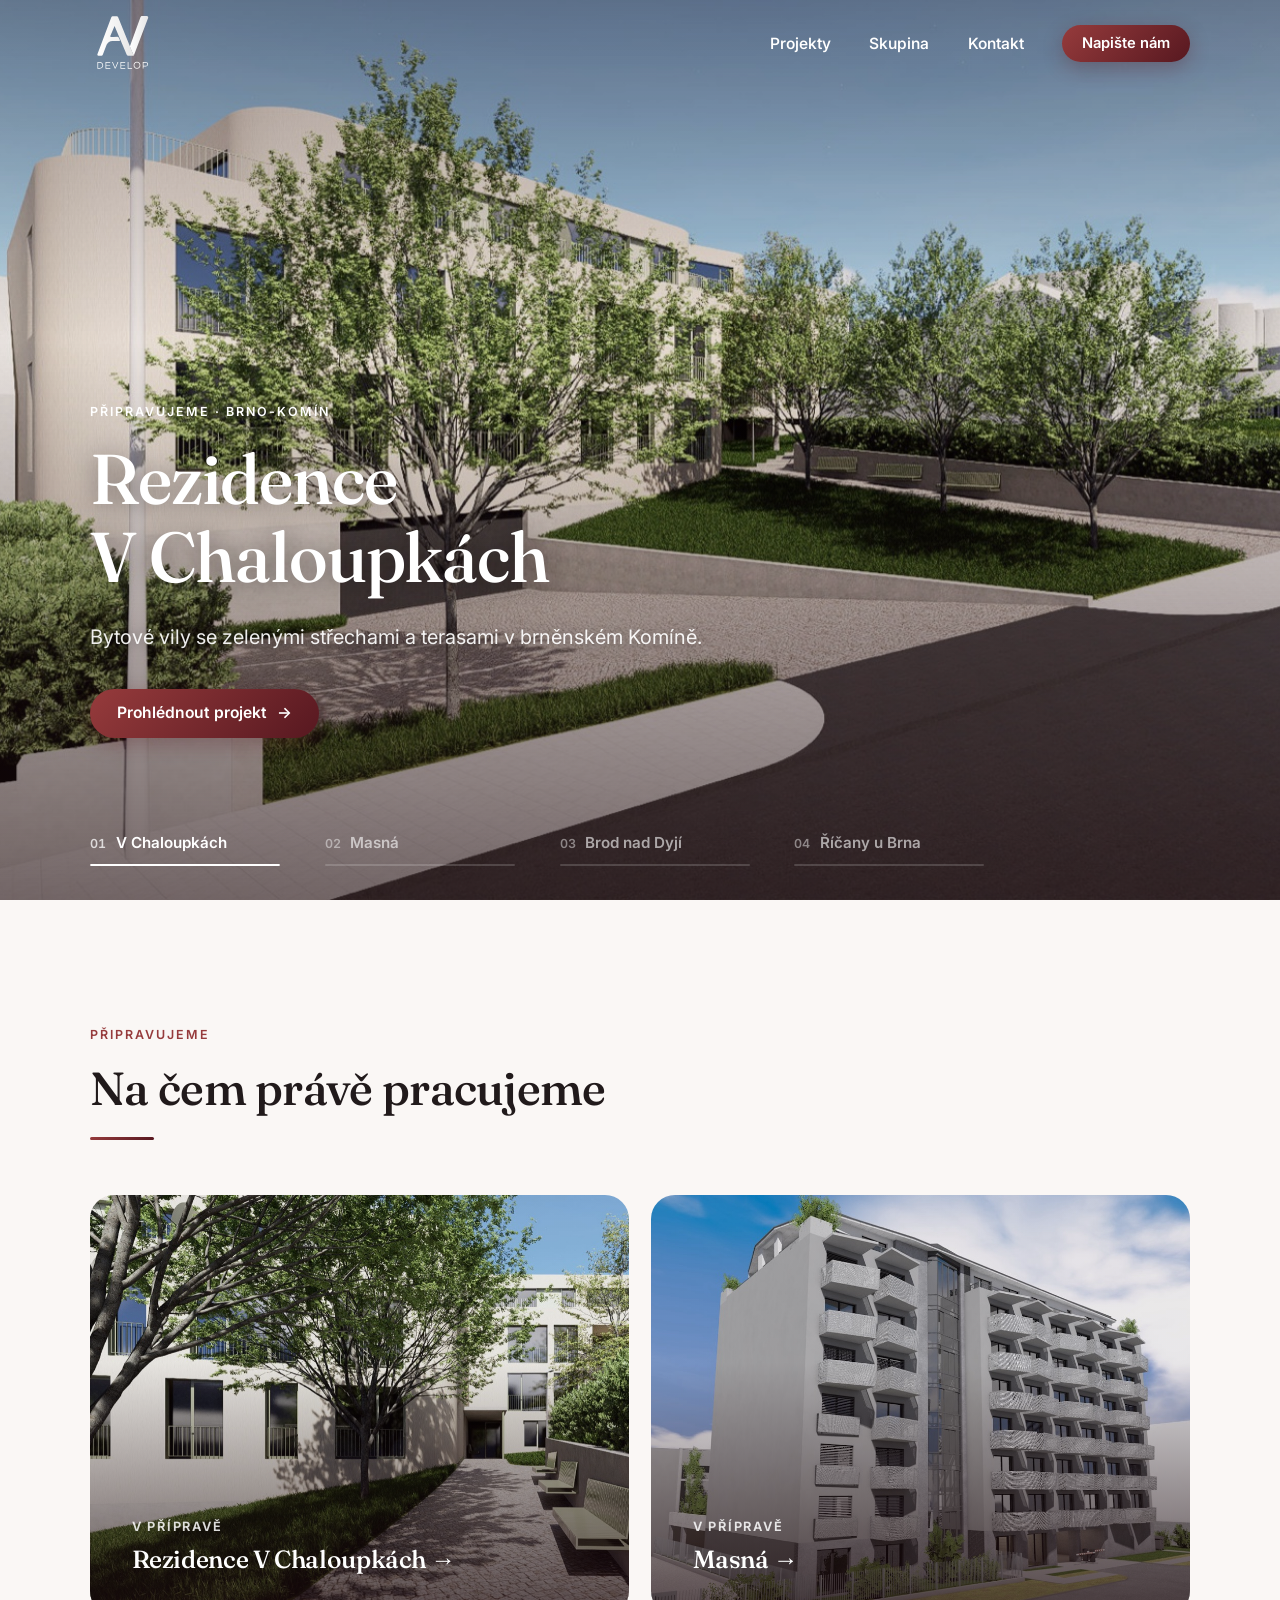
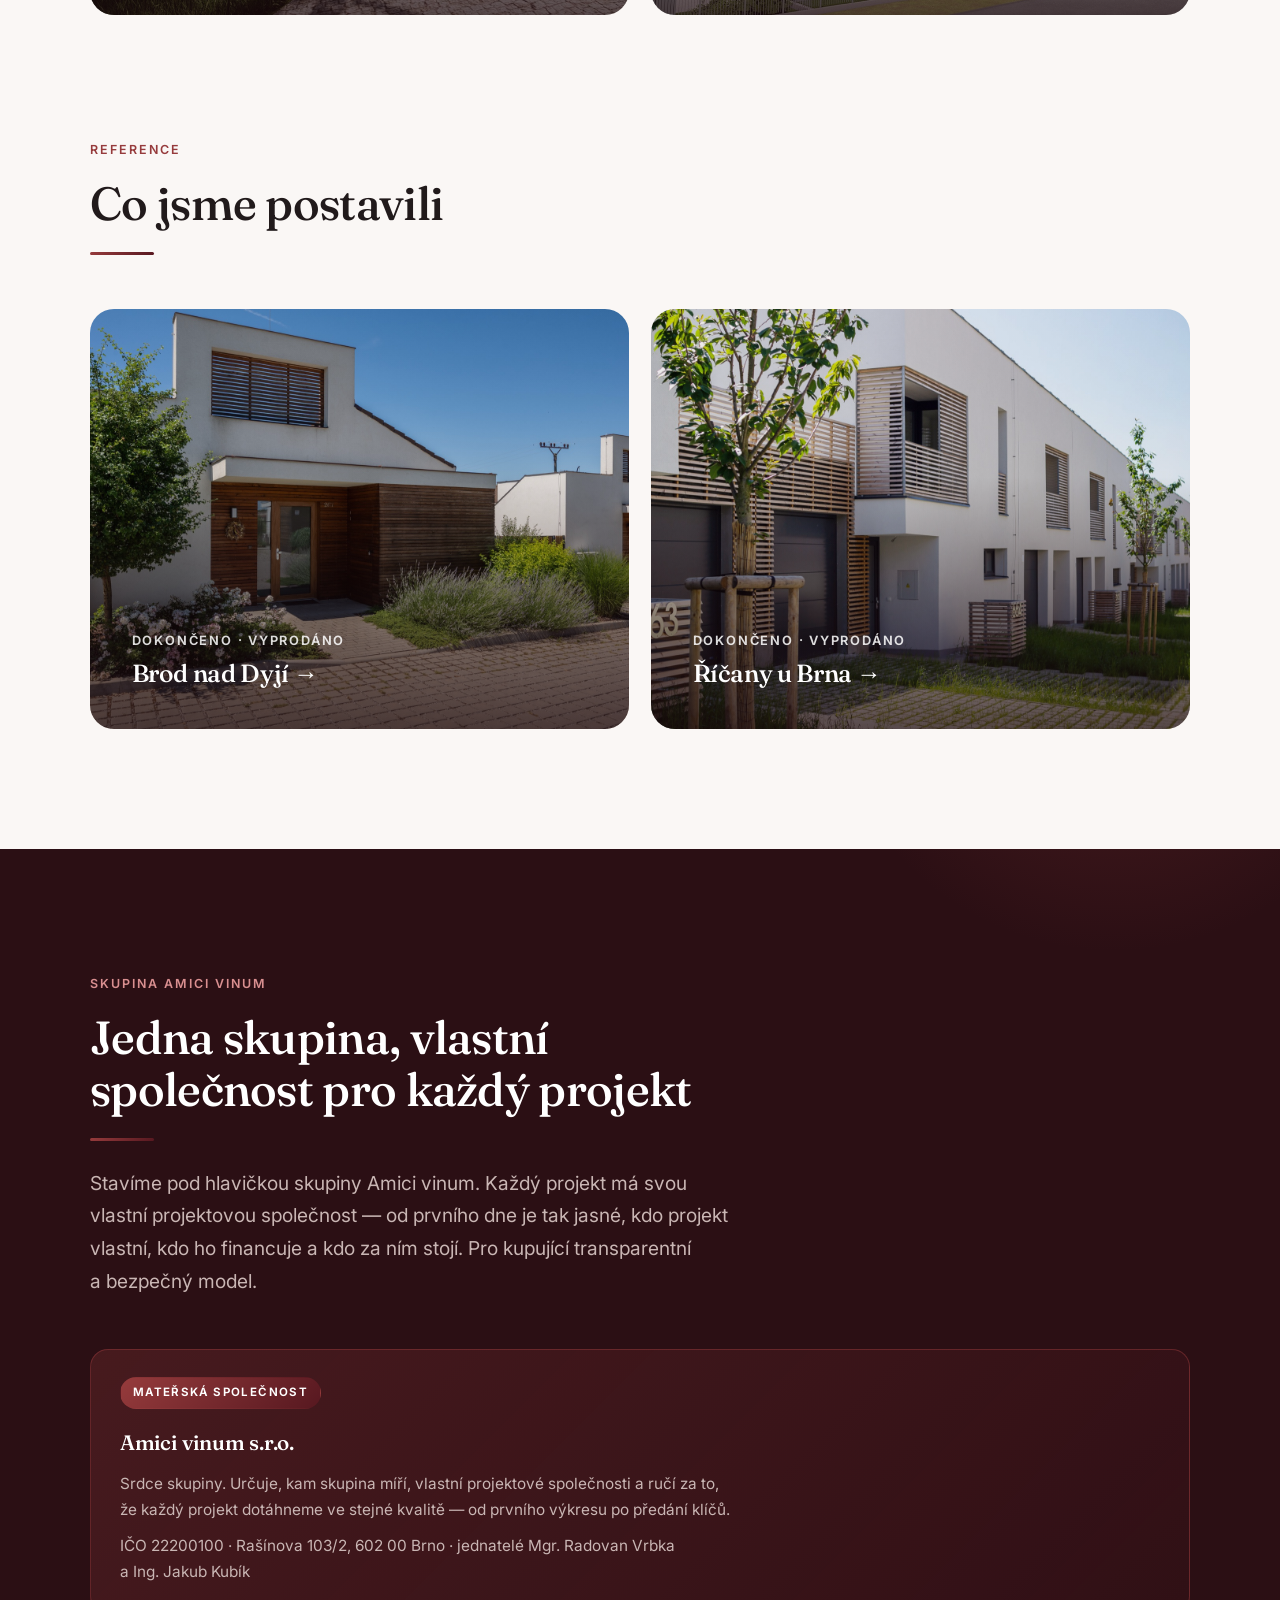
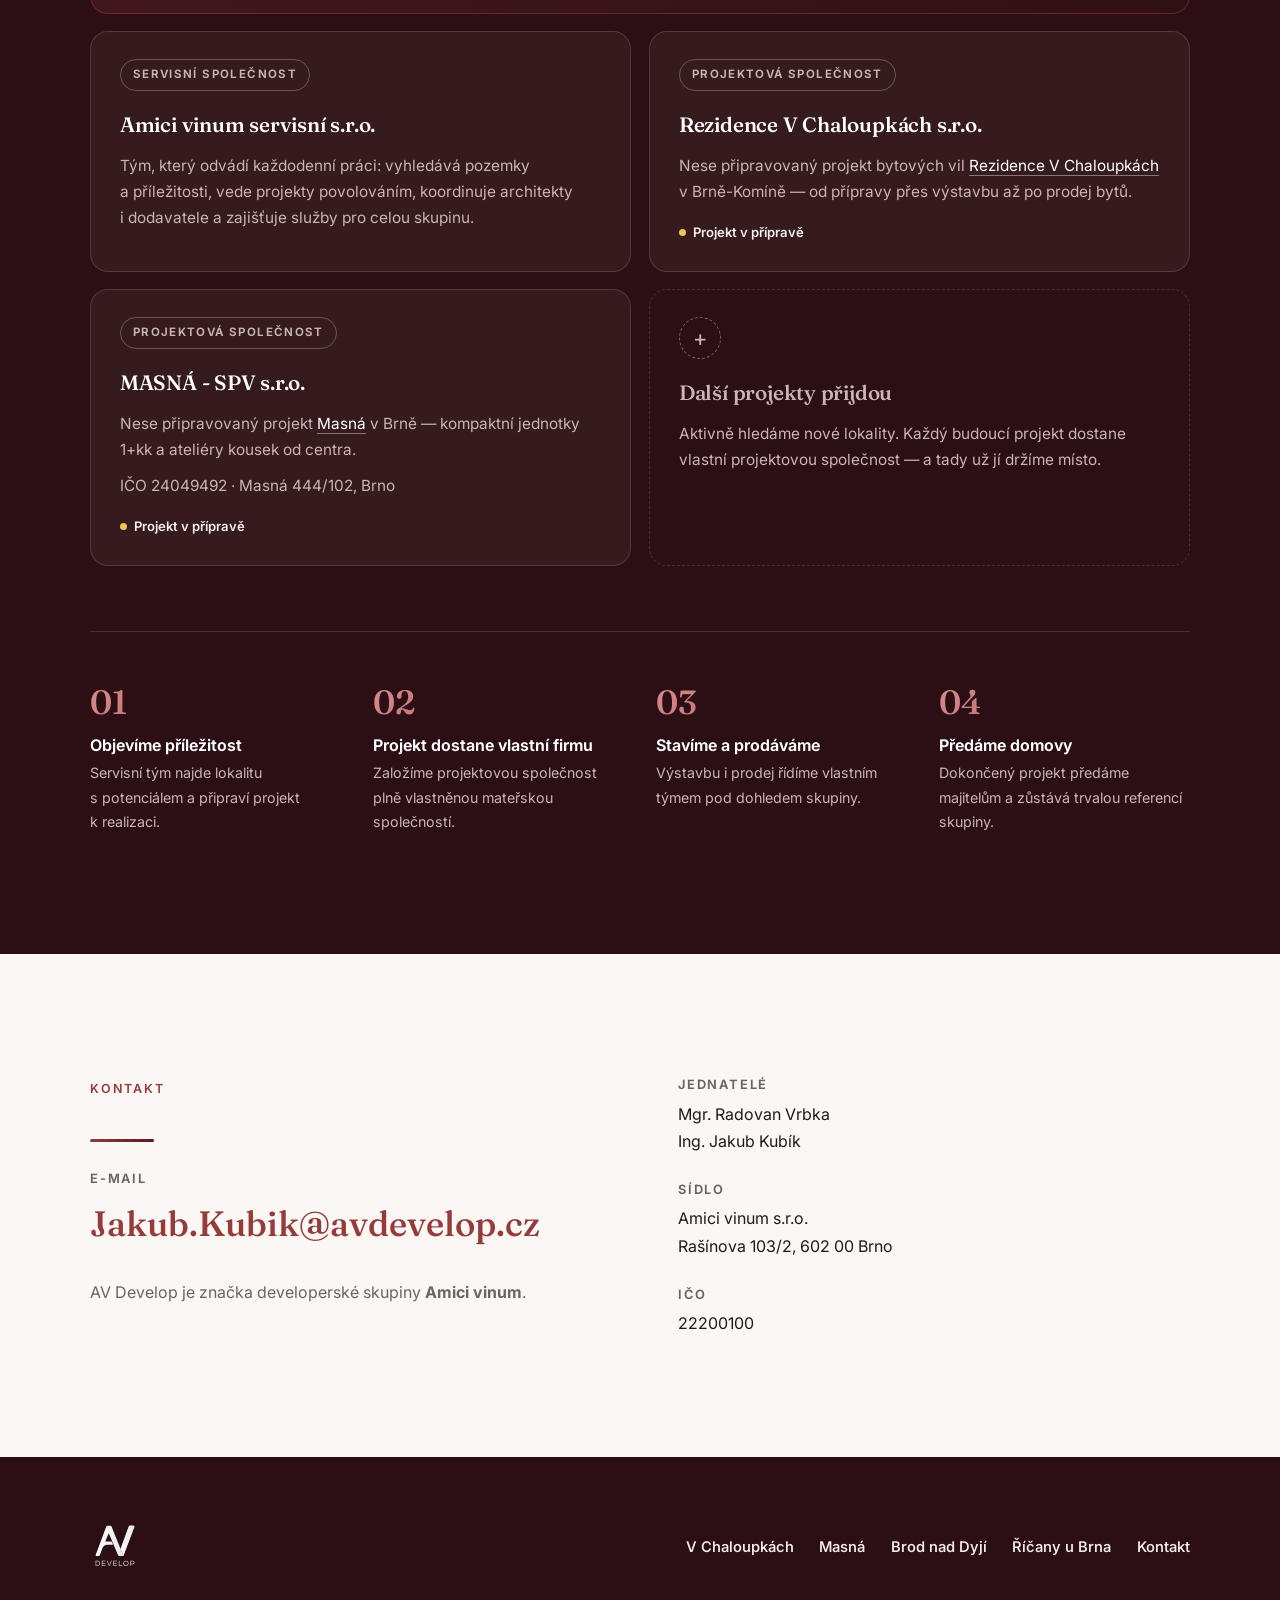
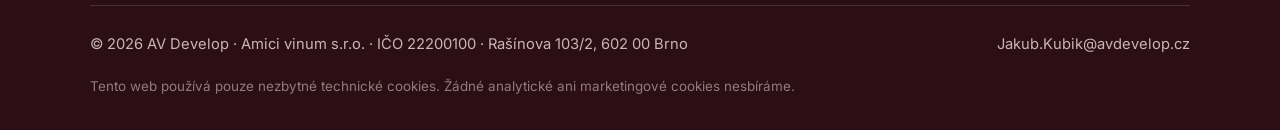
<file: index.html>
<!DOCTYPE html>
<html lang="cs">
<head>
  <meta charset="UTF-8">
  <meta name="viewport" content="width=device-width, initial-scale=1">
  <title>AV Develop – Developerské projekty na jižní Moravě</title>
  <meta name="description" content="AV Develop (Amici vinum s.r.o.) je brněnský developer rodinného bydlení. Stavíme moderní domy v lokalitách s příběhem — Brod nad Dyjí, Říčany u Brna.">
  <script>document.documentElement.classList.add('html-js');</script>

  <!-- TODO: po nasazení potvrdit doménu (canonical + OG URL) -->
  <link rel="canonical" href="https://avdevelop.cz/">
  <meta property="og:type" content="website">
  <meta property="og:locale" content="cs_CZ">
  <meta property="og:site_name" content="AV Develop">
  <meta property="og:title" content="AV Develop – Developerské projekty na jižní Moravě">
  <meta property="og:description" content="Brněnský developer rodinného bydlení. Stavíme moderní domy v lokalitách s příběhem.">
  <meta property="og:url" content="https://avdevelop.cz/">
  <meta property="og:image" content="https://avdevelop.cz/assets/img/og/og-image.jpg">
  <meta name="twitter:card" content="summary_large_image">

  <!-- přednačtení prvního slidu; ostatní přednačítá main.js po načtení stránky -->
  <link rel="preload" as="image" href="assets/img/chaloupky/hero-1920.jpg">

  <link rel="icon" type="image/svg+xml" href="assets/favicon.svg">
  <link rel="icon" type="image/png" sizes="64x64" href="assets/favicon-64.png">
  <link rel="apple-touch-icon" href="assets/apple-touch-icon.png">

  <link rel="preconnect" href="https://fonts.googleapis.com">
  <link rel="preconnect" href="https://fonts.gstatic.com" crossorigin>
  <link href="https://fonts.googleapis.com/css2?family=Fraunces:opsz,wght@9..144,400..620&family=Inter:wght@400..700&display=swap" rel="stylesheet">

  <link rel="stylesheet" href="assets/css/style.css">

  <script type="application/ld+json">
  {
    "@context": "https://schema.org",
    "@type": "Organization",
    "@id": "https://avdevelop.cz/#organizace",
    "name": "Amici vinum s.r.o.",
    "alternateName": ["AV Develop", "Amici vinum"],
    "description": "Brněnská developerská společnost. Pod značkou AV Develop staví rezidenční projekty na jižní Moravě — rodinné domy v Brodu nad Dyjí a řadové domy v Říčanech u Brna.",
    "brand": {
      "@type": "Brand",
      "name": "AV Develop"
    },
    "url": "https://avdevelop.cz/",
    "logo": "https://avdevelop.cz/assets/img/logo/logo-color.svg",
    "email": "Jakub.Kubik@avdevelop.cz",
    "vatID": "CZ22200100",
    "identifier": "22200100",
    "foundingDate": "2024",
    "member": [
      { "@type": "Person", "name": "Mgr. Radovan Vrbka", "jobTitle": "jednatel" },
      { "@type": "Person", "name": "Ing. Jakub Kubík", "jobTitle": "jednatel" }
    ],
    "subOrganization": [
      { "@type": "Organization", "name": "Amici vinum servisní s.r.o.", "description": "Servisní společnost skupiny Amici vinum — příprava a řízení projektů." },
      { "@type": "Organization", "name": "Rezidence V Chaloupkách s.r.o.", "description": "Projektová společnost — investor projektu Rezidence V Chaloupkách v Brně-Komíně." },
      { "@type": "Organization", "name": "MASNÁ - SPV s.r.o.", "identifier": "24049492", "description": "Projektová společnost — investor projektu Masná v Brně." }
    ],
    "areaServed": "Jihomoravský kraj",
    "knowsAbout": ["developerské projekty", "rezidenční výstavba", "rodinné domy", "jižní Morava"],
    "address": {
      "@type": "PostalAddress",
      "streetAddress": "Rašínova 103/2",
      "addressLocality": "Brno",
      "postalCode": "602 00",
      "addressCountry": "CZ"
    }
  }
  </script>
</head>
<body>

  <header class="nav" id="nav">
    <div class="container nav__inner">
      <a class="nav__logo" href="#" aria-label="AV Develop – úvod">
        <img class="logo-white" src="assets/img/logo/logo-white.svg" alt="AV Develop" width="68" height="68">
        <img class="logo-color" src="assets/img/logo/logo-color.svg" alt="" width="68" height="68" aria-hidden="true">
      </a>
      <nav class="nav__links" aria-label="Hlavní navigace">
        <a href="#projekty">Projekty</a>
        <a href="#skupina">Skupina</a>
        <a href="#kontakt">Kontakt</a>
        <a class="btn btn--primary" href="mailto:Jakub.Kubik@avdevelop.cz">Napište nám</a>
      </nav>
      <button class="nav__burger" id="navBurger" aria-label="Otevřít menu" aria-expanded="false" aria-controls="navOverlay">
        <span></span><span></span><span></span>
      </button>
    </div>
    <div class="nav__overlay" id="navOverlay">
      <a href="#projekty">Projekty</a>
      <a href="#skupina">Skupina</a>
      <a href="#kontakt">Kontakt</a>
      <a href="mailto:Jakub.Kubik@avdevelop.cz">Napište nám</a>
    </div>
  </header>

  <main>

    <!-- ============ HERO SLIDER — rotující projekty ============ -->
    <section class="slider" id="heroSlider" aria-roledescription="carousel" aria-label="Naše projekty">
      <h1 class="sr-only">AV Develop – developerské projekty skupiny Amici vinum na jižní Moravě</h1>

      <article class="hero slide is-active">
        <div class="hero__bg" style="background-image: url('assets/img/chaloupky/hero-1920.jpg')" role="img" aria-label="Vizualizace bytových vil Rezidence V Chaloupkách"></div>
        <div class="hero__scrim"></div>
        <div class="container hero__content">
          <span class="eyebrow">Připravujeme · Brno-Komín</span>
          <h2 class="h1 hero__title"><a href="rezidence-v-chaloupkach.html">Rezidence V&nbsp;Chaloupkách</a></h2>
          <p class="hero__lead">Bytové vily se&nbsp;zelenými střechami a&nbsp;terasami v&nbsp;brněnském Komíně.</p>
          <div class="hero__cta">
            <a class="btn btn--primary" href="rezidence-v-chaloupkach.html">Prohlédnout projekt <span class="arr">→</span></a>
          </div>
        </div>
      </article>

      <article class="hero slide">
        <div class="hero__bg" style="background-image: url('assets/img/masna/hero-1920.jpg')" role="img" aria-label="Pracovní vizualizace interiéru bytu v projektu Masná, Brno"></div>
        <div class="hero__scrim"></div>
        <div class="container hero__content">
          <span class="eyebrow">Připravujeme · Brno</span>
          <h2 class="h1 hero__title"><a href="masna.html">Masná</a></h2>
          <p class="hero__lead">Kompaktní jednotky 1+kk a&nbsp;ateliéry pár minut od&nbsp;centra Brna — ideální pro investici.</p>
          <div class="hero__cta">
            <a class="btn btn--primary" href="masna.html">Prohlédnout projekt <span class="arr">→</span></a>
          </div>
        </div>
      </article>

      <article class="hero slide">
        <div class="hero__bg" style="background-image: url('assets/img/brod/uvod-1920.jpg')" role="img" aria-label="Letecký pohled na rodinné domy v Brodu nad Dyjí u vodní nádrže Nové Mlýny"></div>
        <div class="hero__scrim"></div>
        <div class="container hero__content">
          <span class="eyebrow">Dokončený projekt · Vyprodáno</span>
          <h2 class="h1 hero__title"><a href="brod-nad-dyji.html">Brod nad Dyjí</a></h2>
          <p class="hero__lead">Rodinné domy mezi vinicemi a&nbsp;Novými Mlýny, s&nbsp;Pálavou na&nbsp;obzoru.</p>
          <div class="hero__cta">
            <a class="btn btn--primary" href="brod-nad-dyji.html">Prohlédnout projekt <span class="arr">→</span></a>
          </div>
        </div>
      </article>

      <article class="hero slide">
        <div class="hero__bg" style="background-image: url('assets/img/ricany/hero-1920.jpg')" role="img" aria-label="Řadové rodinné domy s dřevěnými slunolamy v Říčanech u Brna"></div>
        <div class="hero__scrim"></div>
        <div class="container hero__content">
          <span class="eyebrow">Dokončený projekt · Vyprodáno</span>
          <h2 class="h1 hero__title"><a href="ricany-u-brna.html">Říčany u Brna</a></h2>
          <p class="hero__lead">Řadové domy se&nbsp;zahradami a&nbsp;garážemi, patnáct minut od&nbsp;Brna.</p>
          <div class="hero__cta">
            <a class="btn btn--primary" href="ricany-u-brna.html">Prohlédnout projekt <span class="arr">→</span></a>
          </div>
        </div>
      </article>

      <div class="slider__nav">
        <div class="container slider__tabs">
          <button class="slider__tab is-active" type="button" aria-label="Zobrazit projekt Rezidence V Chaloupkách">
            <span class="slider__num">01</span> V Chaloupkách
            <span class="slider__bar" aria-hidden="true"></span>
          </button>
          <button class="slider__tab" type="button" aria-label="Zobrazit projekt Masná">
            <span class="slider__num">02</span> Masná
            <span class="slider__bar" aria-hidden="true"></span>
          </button>
          <button class="slider__tab" type="button" aria-label="Zobrazit projekt Brod nad Dyjí">
            <span class="slider__num">03</span> Brod nad Dyjí
            <span class="slider__bar" aria-hidden="true"></span>
          </button>
          <button class="slider__tab" type="button" aria-label="Zobrazit projekt Říčany u Brna">
            <span class="slider__num">04</span> Říčany u Brna
            <span class="slider__bar" aria-hidden="true"></span>
          </button>
        </div>
      </div>
    </section>

    <!-- ============ PŘIPRAVUJEME ============ -->
    <section class="section" id="projekty">
      <div class="container">
        <div class="section-head reveal">
          <span class="eyebrow">Připravujeme</span>
          <h2 class="h2">Na čem právě pracujeme</h2>
          <div class="divider"></div>
        </div>

        <div class="tiles">
          <a class="next-project reveal" href="rezidence-v-chaloupkach.html">
            <img src="assets/img/chaloupky/cover-1600.jpg" alt="Vizualizace vnitrobloku bytových vil Rezidence V Chaloupkách" width="1600" height="725" loading="lazy">
            <div class="next-project__body">
              <span>V přípravě</span>
              <h3 class="h3">Rezidence V Chaloupkách →</h3>
            </div>
          </a>
          <a class="next-project reveal" style="--reveal-delay: .12s" href="masna.html">
            <img src="assets/img/masna/cover-1600.jpg" alt="Pracovní vizualizace bytového domu Masná v Brně" width="1600" height="821" loading="lazy">
            <div class="next-project__body">
              <span>V přípravě</span>
              <h3 class="h3">Masná →</h3>
            </div>
          </a>
        </div>
      </div>
    </section>

    <!-- ============ DOKONČENÉ PROJEKTY ============ -->
    <section class="section" id="dokoncene" style="padding-top: 0">
      <div class="container">
        <div class="section-head reveal">
          <span class="eyebrow">Reference</span>
          <h2 class="h2">Co jsme postavili</h2>
          <div class="divider"></div>
        </div>

        <div class="tiles">
          <a class="next-project reveal" href="brod-nad-dyji.html">
            <img src="assets/img/brod/cover-1600.jpg" alt="Moderní rodinný dům s dřevěnými detaily v Brodu nad Dyjí" width="1600" height="1067" loading="lazy">
            <div class="next-project__body">
              <span>Dokončeno · Vyprodáno</span>
              <h3 class="h3">Brod nad Dyjí →</h3>
            </div>
          </a>
          <a class="next-project reveal" style="--reveal-delay: .12s" href="ricany-u-brna.html">
            <img src="assets/img/ricany/cover-1600.jpg" alt="Řadové rodinné domy s dřevěnými slunolamy v Říčanech u Brna" width="1600" height="1067" loading="lazy">
            <div class="next-project__body">
              <span>Dokončeno · Vyprodáno</span>
              <h3 class="h3">Říčany u Brna →</h3>
            </div>
          </a>
        </div>
      </div>
    </section>

    <!-- ============ SKUPINA ============ -->
    <section class="group section" id="skupina">
      <div class="container">
        <div class="section-head reveal">
          <span class="eyebrow">Skupina Amici vinum</span>
          <h2 class="h2">Jedna skupina, vlastní společnost pro&nbsp;každý projekt</h2>
          <div class="divider"></div>
          <p class="lead" style="margin-top: 1.6rem">Stavíme pod hlavičkou skupiny Amici vinum. Každý projekt má svou vlastní projektovou společnost — od&nbsp;prvního dne je&nbsp;tak jasné, kdo projekt vlastní, kdo ho&nbsp;financuje a&nbsp;kdo za&nbsp;ním stojí. Pro kupující transparentní a&nbsp;bezpečný model.</p>
        </div>

        <div class="g-cards">
          <div class="g-card g-card--parent reveal">
            <span class="g-card__tag">Mateřská společnost</span>
            <strong>Amici vinum s.r.o.</strong>
            <p>Srdce skupiny. Určuje, kam skupina míří, vlastní projektové společnosti a&nbsp;ručí za&nbsp;to, že&nbsp;každý projekt dotáhneme ve&nbsp;stejné kvalitě — od&nbsp;prvního výkresu po&nbsp;předání klíčů.</p>
            <p class="g-card__meta">IČO 22200100 · Rašínova 103/2, 602&nbsp;00 Brno · jednatelé Mgr.&nbsp;Radovan Vrbka a&nbsp;Ing.&nbsp;Jakub Kubík</p>
          </div>

          <div class="g-grid">
            <div class="g-card reveal">
              <span class="g-card__tag">Servisní společnost</span>
              <strong>Amici vinum servisní s.r.o.</strong>
              <p>Tým, který odvádí každodenní práci: vyhledává pozemky a&nbsp;příležitosti, vede projekty povolováním, koordinuje architekty i&nbsp;dodavatele a&nbsp;zajišťuje služby pro celou skupinu.</p>
            </div>
            <div class="g-card reveal" style="--reveal-delay: .08s">
              <span class="g-card__tag">Projektová společnost</span>
              <strong>Rezidence V&nbsp;Chaloupkách s.r.o.</strong>
              <p>Nese připravovaný projekt bytových vil <a href="rezidence-v-chaloupkach.html">Rezidence V&nbsp;Chaloupkách</a> v&nbsp;Brně-Komíně — od&nbsp;přípravy přes výstavbu až&nbsp;po&nbsp;prodej bytů.</p>
              <span class="g-status">Projekt v&nbsp;přípravě</span>
            </div>
            <div class="g-card reveal" style="--reveal-delay: .16s">
              <span class="g-card__tag">Projektová společnost</span>
              <strong>MASNÁ - SPV s.r.o.</strong>
              <p>Nese připravovaný projekt <a href="masna.html">Masná</a> v&nbsp;Brně — kompaktní jednotky 1+kk a&nbsp;ateliéry kousek od&nbsp;centra.</p>
              <p class="g-card__meta">IČO 24049492 · Masná 444/102, Brno</p>
              <span class="g-status">Projekt v&nbsp;přípravě</span>
            </div>
            <div class="g-card g-card--future reveal" style="--reveal-delay: .24s">
              <span class="g-plus" aria-hidden="true">+</span>
              <strong>Další projekty přijdou</strong>
              <p>Aktivně hledáme nové lokality. Každý budoucí projekt dostane vlastní projektovou společnost — a&nbsp;tady už&nbsp;jí&nbsp;držíme místo.</p>
            </div>
          </div>
        </div>

        <div class="g-steps reveal">
          <div class="g-step">
            <span class="num">01</span>
            <h3>Objevíme příležitost</h3>
            <p>Servisní tým najde lokalitu s&nbsp;potenciálem a&nbsp;připraví projekt k&nbsp;realizaci.</p>
          </div>
          <div class="g-step">
            <span class="num">02</span>
            <h3>Projekt dostane vlastní firmu</h3>
            <p>Založíme projektovou společnost plně vlastněnou mateřskou společností.</p>
          </div>
          <div class="g-step">
            <span class="num">03</span>
            <h3>Stavíme a&nbsp;prodáváme</h3>
            <p>Výstavbu i&nbsp;prodej řídíme vlastním týmem pod dohledem skupiny.</p>
          </div>
          <div class="g-step">
            <span class="num">04</span>
            <h3>Předáme domovy</h3>
            <p>Dokončený projekt předáme majitelům a&nbsp;zůstává trvalou referencí skupiny.</p>
          </div>
        </div>
      </div>
    </section>

    <!-- ============ KONTAKT ============ -->
    <section class="section" id="kontakt">
      <div class="container">
        <div class="contact__grid">
          <div class="reveal">
            <span class="eyebrow">Kontakt</span>
            <div class="divider"></div>
            <div class="contact__item" style="margin-top: 1.6rem">
              <strong>E-mail</strong>
              <!-- TODO: po založení nové schránky vyměnit adresu -->
              <a class="contact__mail" href="mailto:Jakub.Kubik@avdevelop.cz">Jakub.Kubik@avdevelop.cz</a>
            </div>
            <p style="margin-top: 1.4rem; color: var(--muted)">AV&nbsp;Develop je značka developerské skupiny <strong>Amici vinum</strong>.</p>
          </div>
          <div class="contact__list reveal" style="--reveal-delay: .12s">
            <div class="contact__item">
              <strong>Jednatelé</strong>
              <p>Mgr.&nbsp;Radovan Vrbka<br>Ing.&nbsp;Jakub Kubík</p>
            </div>
            <div class="contact__item">
              <strong>Sídlo</strong>
              <p>Amici vinum s.r.o.<br>Rašínova 103/2, 602&nbsp;00 Brno</p>
            </div>
            <div class="contact__item">
              <strong>IČO</strong>
              <p>22200100</p>
            </div>
          </div>
        </div>
      </div>
    </section>
  </main>

  <footer class="footer">
    <div class="container">
      <div class="footer__top">
        <a href="#" aria-label="AV Develop – úvod">
          <img src="assets/img/logo/logo-white.svg" alt="AV Develop" width="136" height="52" loading="lazy">
        </a>
        <nav class="footer__nav" aria-label="Patičková navigace">
          <a href="rezidence-v-chaloupkach.html">V Chaloupkách</a>
          <a href="masna.html">Masná</a>
          <a href="brod-nad-dyji.html">Brod nad Dyjí</a>
          <a href="ricany-u-brna.html">Říčany u Brna</a>
          <a href="#kontakt">Kontakt</a>
        </nav>
      </div>
      <div class="footer__bottom">
        <p>© 2026 AV Develop · Amici vinum s.r.o. · IČO 22200100 · Rašínova 103/2, 602&nbsp;00 Brno</p>
        <p><a href="mailto:Jakub.Kubik@avdevelop.cz">Jakub.Kubik@avdevelop.cz</a></p>
      </div>
      <p class="footer__note">Tento web používá pouze nezbytné technické cookies. Žádné analytické ani marketingové cookies nesbíráme.</p>
    </div>
  </footer>

  <script src="assets/js/main.js" defer></script>
</body>
</html>
</file>
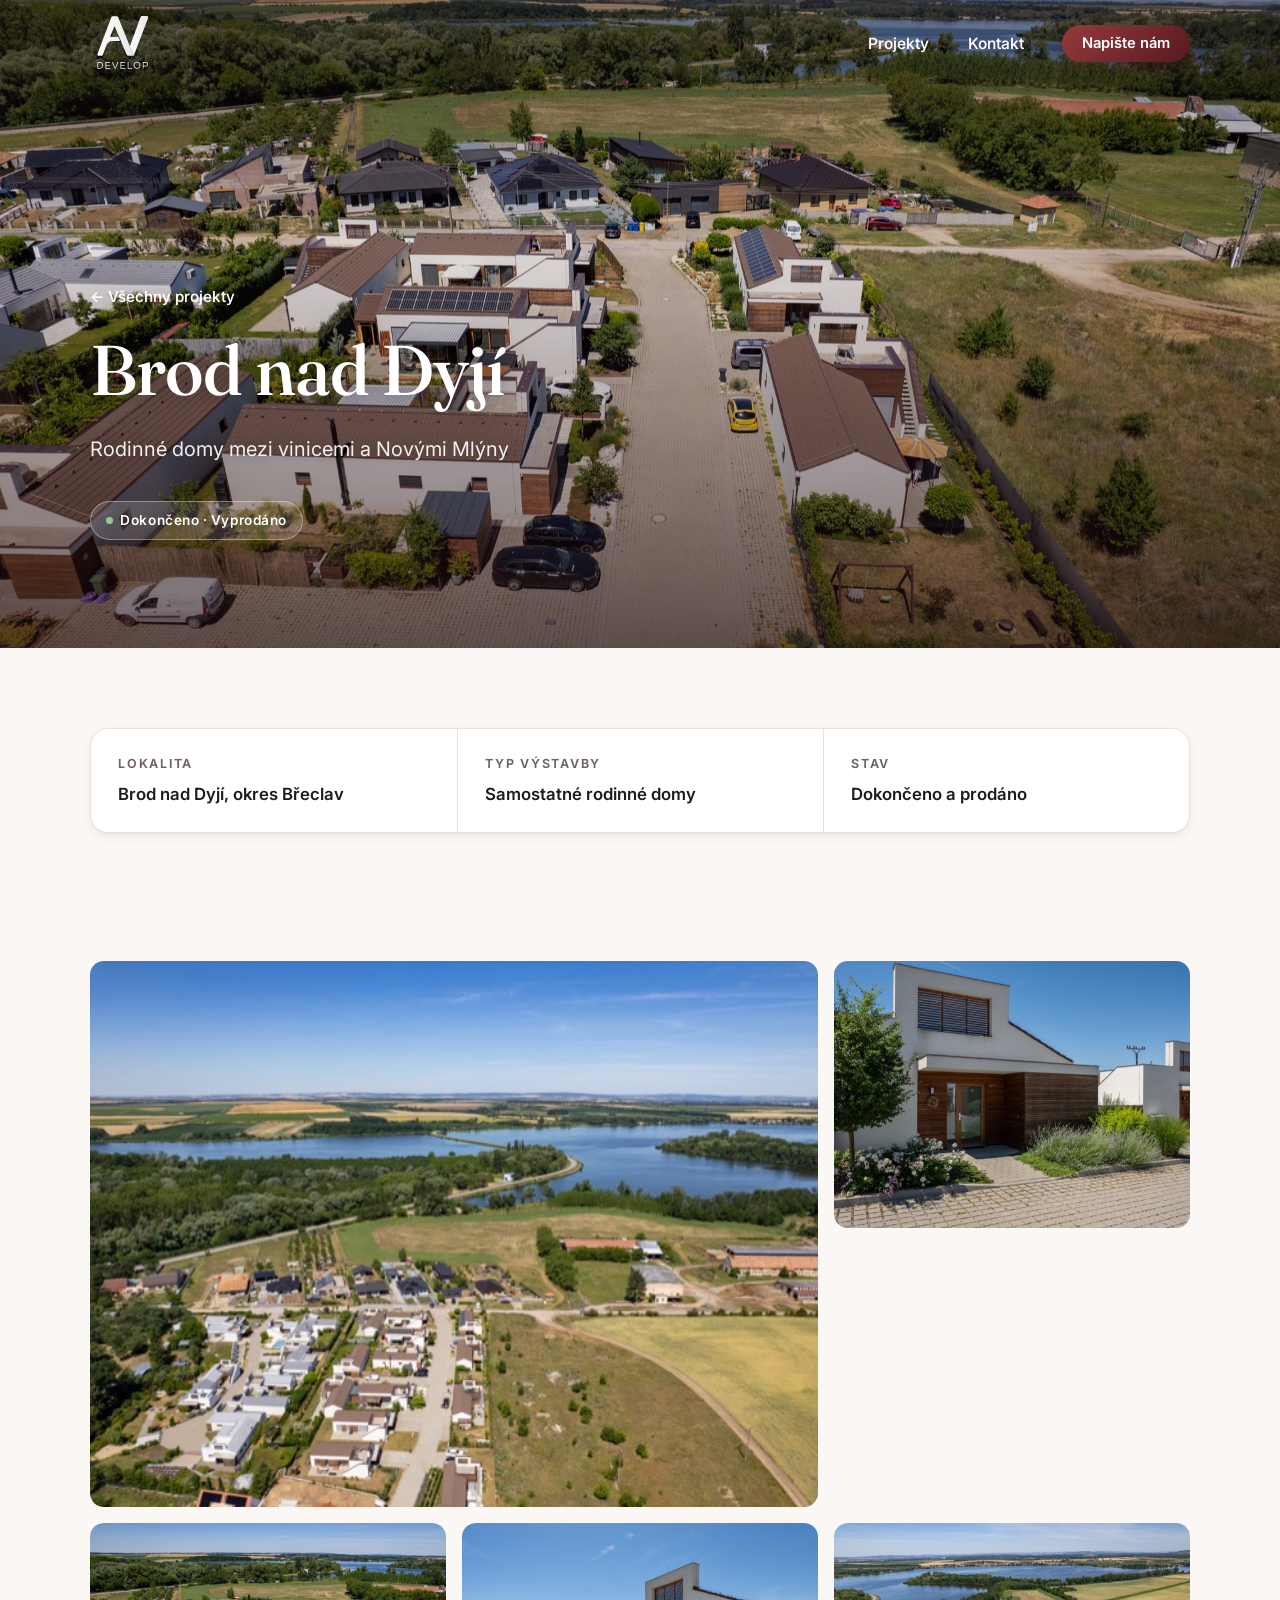
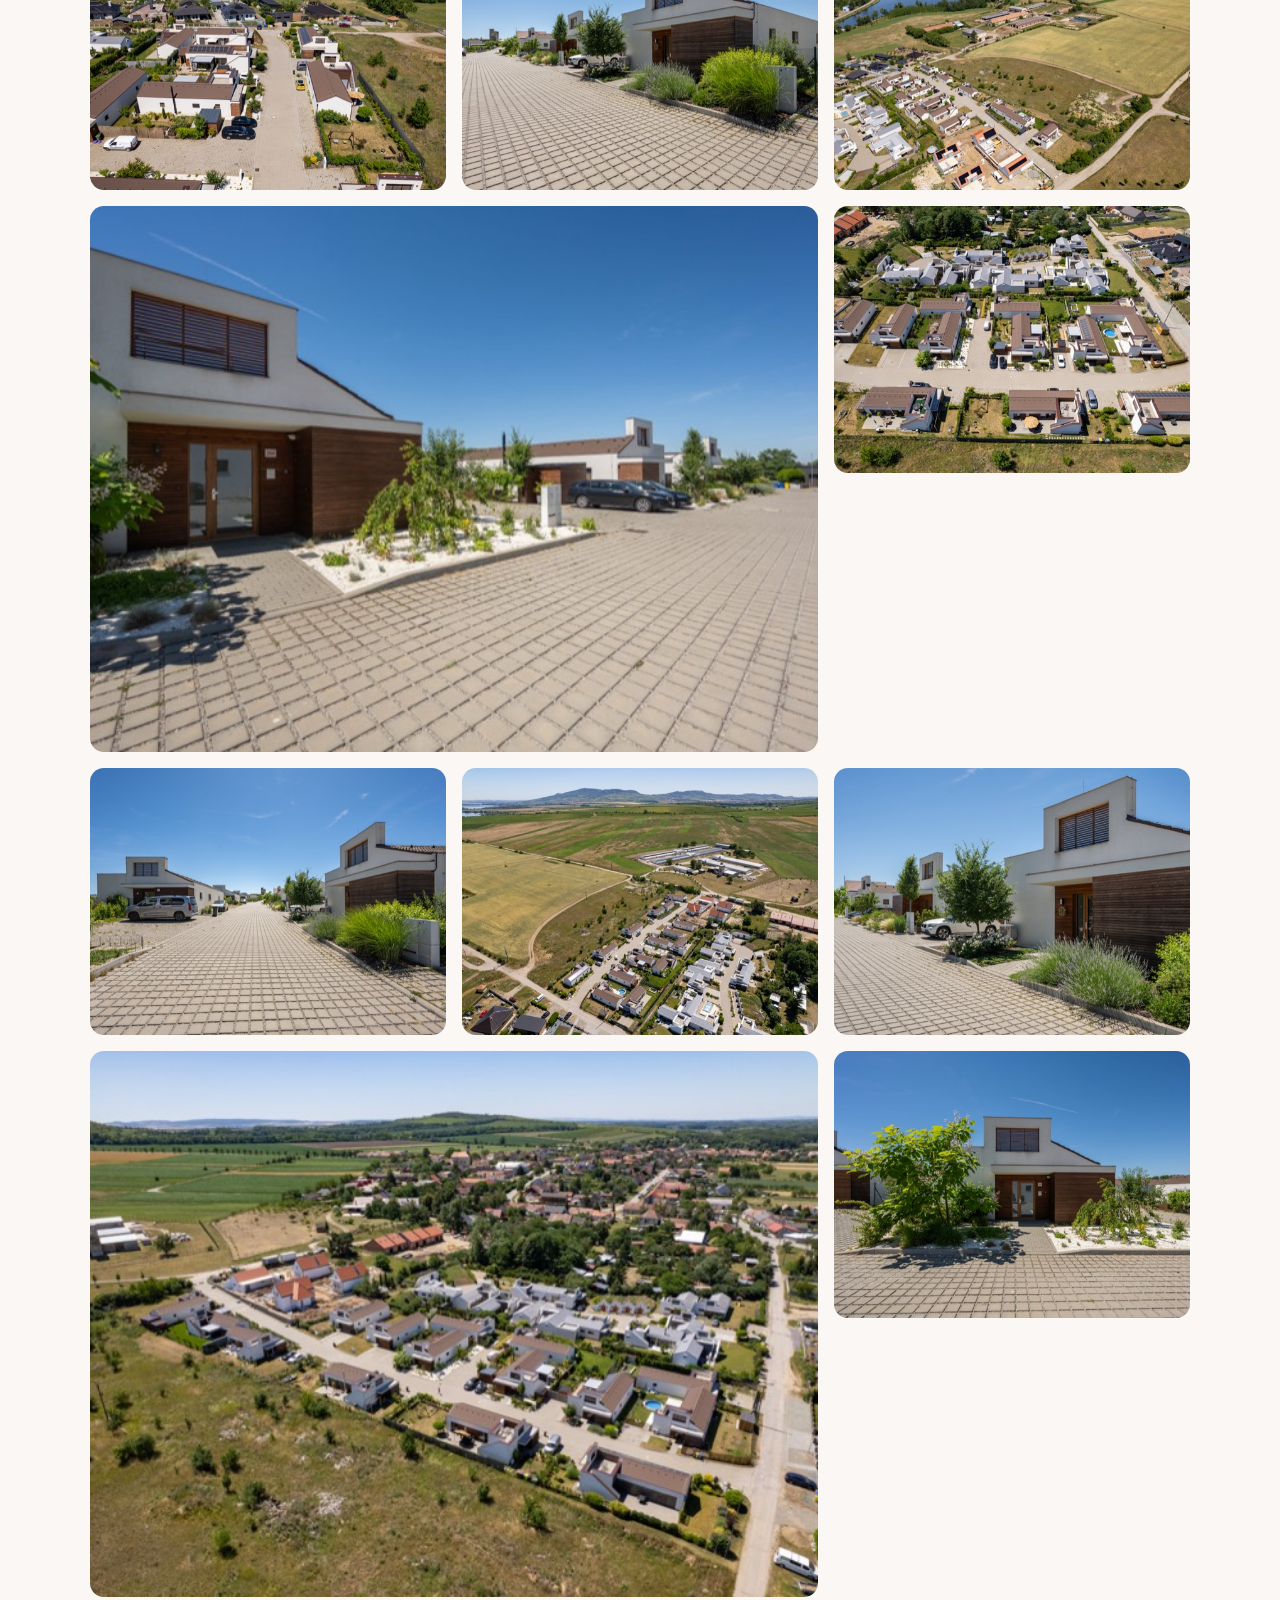
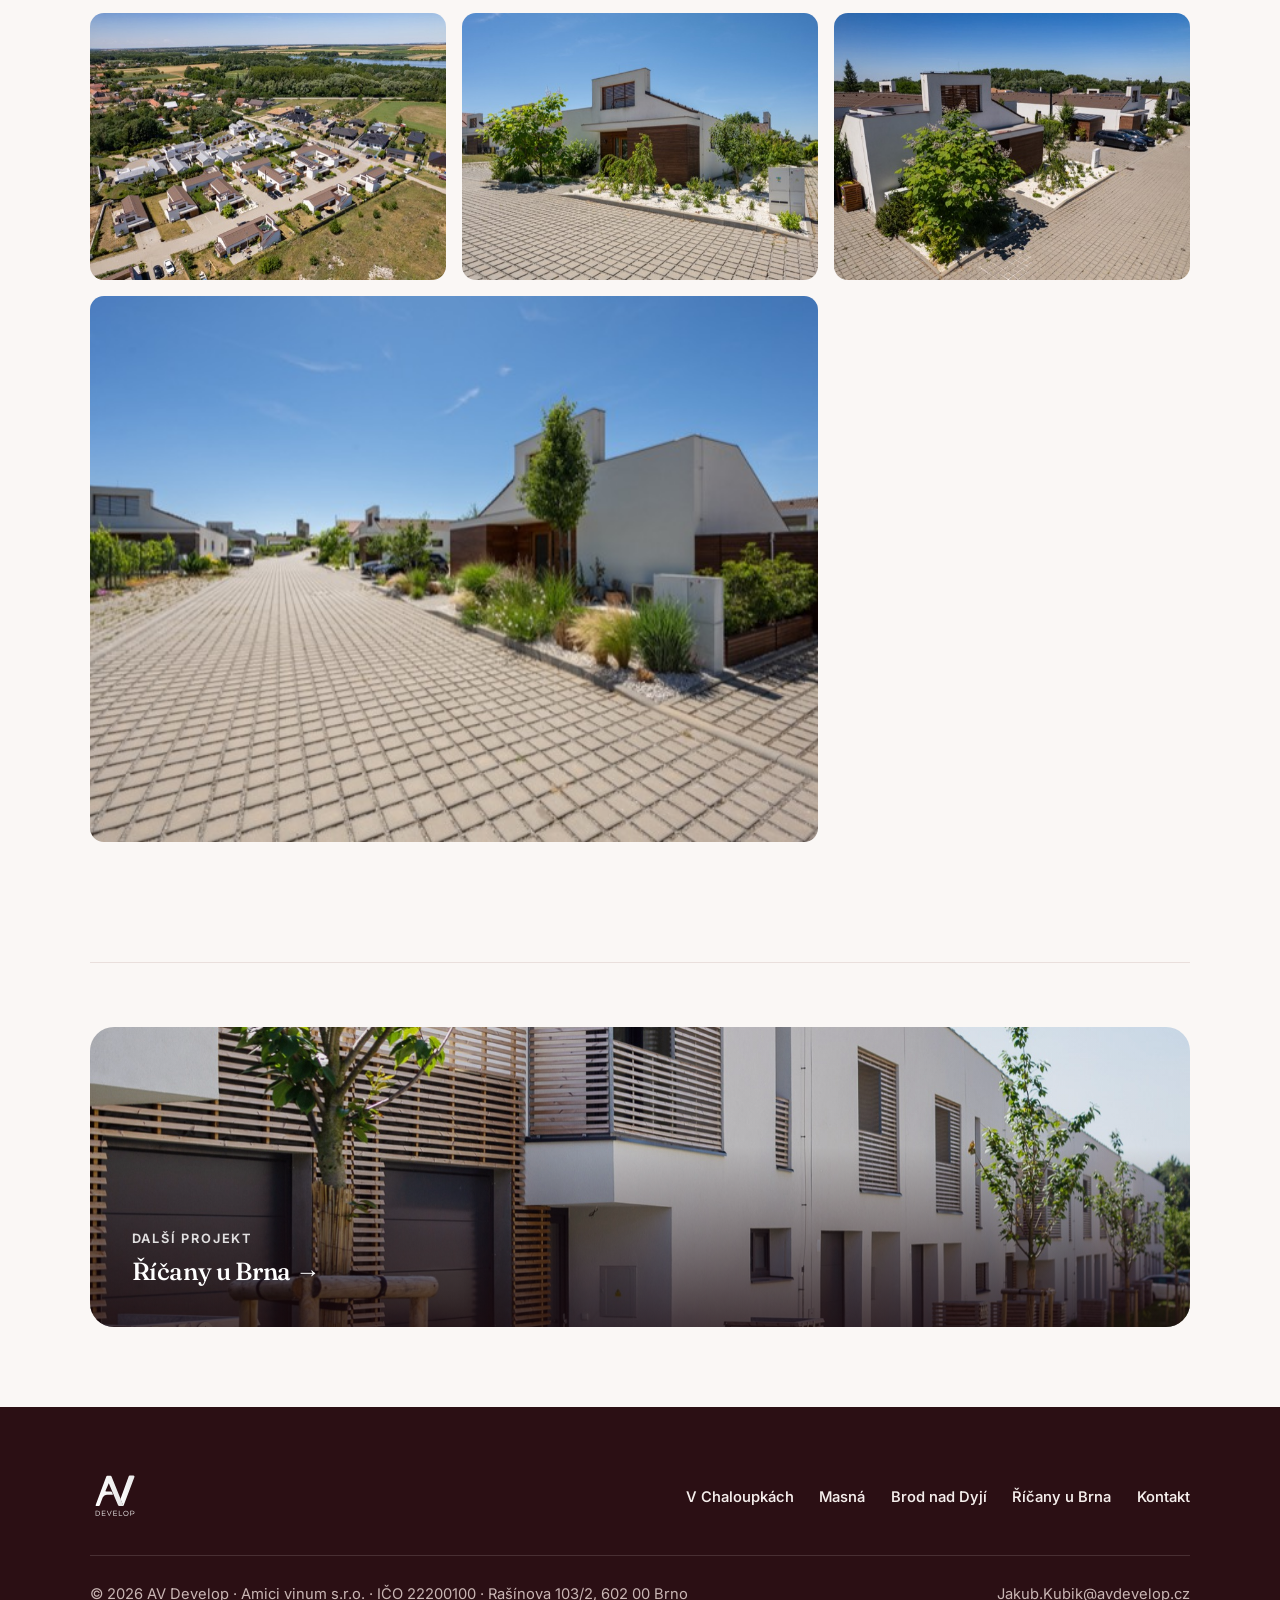
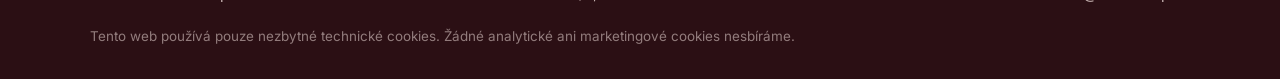
<file: brod-nad-dyji.html>
<!DOCTYPE html>
<html lang="cs">
<head>
  <meta charset="UTF-8">
  <meta name="viewport" content="width=device-width, initial-scale=1">
  <title>Brod nad Dyjí – rodinné domy u Nových Mlýnů | AV Develop</title>
  <meta name="description" content="Rodinné domy v Brodu nad Dyjí u Nových Mlýnů — dokončený developerský projekt společnosti Amici vinum s.r.o. (AV Develop) z Brna. Kompletně vyprodáno.">
  <script>document.documentElement.classList.add('html-js');</script>

  <!-- TODO: po nasazení potvrdit doménu (canonical + OG URL) -->
  <link rel="canonical" href="https://avdevelop.cz/brod-nad-dyji.html">
  <meta property="og:type" content="website">
  <meta property="og:locale" content="cs_CZ">
  <meta property="og:site_name" content="AV Develop">
  <meta property="og:title" content="Brod nad Dyjí – rodinné domy u Nových Mlýnů | AV Develop">
  <meta property="og:description" content="Moderní rodinné domy pár kroků od Nových Mlýnů, s výhledy na Pálavu. Dokončeno a vyprodáno.">
  <meta property="og:url" content="https://avdevelop.cz/brod-nad-dyji.html">
  <meta property="og:image" content="https://avdevelop.cz/assets/img/og/og-image.jpg">
  <meta name="twitter:card" content="summary_large_image">

  <link rel="icon" type="image/svg+xml" href="assets/favicon.svg">
  <link rel="icon" type="image/png" sizes="64x64" href="assets/favicon-64.png">
  <link rel="apple-touch-icon" href="assets/apple-touch-icon.png">

  <link rel="preconnect" href="https://fonts.googleapis.com">
  <link rel="preconnect" href="https://fonts.gstatic.com" crossorigin>
  <link href="https://fonts.googleapis.com/css2?family=Fraunces:opsz,wght@9..144,400..620&family=Inter:wght@400..700&display=swap" rel="stylesheet">

  <link rel="stylesheet" href="assets/css/style.css">

  <script type="application/ld+json">
  {
    "@context": "https://schema.org",
    "@graph": [
      {
        "@type": "Residence",
        "@id": "https://avdevelop.cz/brod-nad-dyji.html#projekt",
        "name": "Rezidenční čtvrť Brod nad Dyjí",
        "description": "Čtvrť moderních rodinných domů u vodní nádrže Nové Mlýny s výhledy na Pálavu. Developerský projekt navrhla a realizovala společnost Amici vinum s.r.o. pod značkou AV Develop. Dokončeno a vyprodáno.",
        "url": "https://avdevelop.cz/brod-nad-dyji.html",
        "image": "https://avdevelop.cz/assets/img/brod/gallery/brod-01.jpg",
        "address": {
          "@type": "PostalAddress",
          "addressLocality": "Brod nad Dyjí",
          "addressRegion": "Jihomoravský kraj",
          "addressCountry": "CZ"
        },
        "creator": { "@id": "https://avdevelop.cz/#organizace" }
      },
      {
        "@type": "Organization",
        "@id": "https://avdevelop.cz/#organizace",
        "name": "Amici vinum s.r.o.",
        "alternateName": ["AV Develop", "Amici vinum"],
        "url": "https://avdevelop.cz/",
        "email": "Jakub.Kubik@avdevelop.cz",
        "identifier": "22200100",
        "address": {
          "@type": "PostalAddress",
          "streetAddress": "Rašínova 103/2",
          "addressLocality": "Brno",
          "postalCode": "602 00",
          "addressCountry": "CZ"
        }
      },
      {
        "@type": "BreadcrumbList",
        "itemListElement": [
          { "@type": "ListItem", "position": 1, "name": "AV Develop", "item": "https://avdevelop.cz/" },
          { "@type": "ListItem", "position": 2, "name": "Brod nad Dyjí", "item": "https://avdevelop.cz/brod-nad-dyji.html" }
        ]
      }
    ]
  }
  </script>
</head>
<body>

  <header class="nav" id="nav">
    <div class="container nav__inner">
      <a class="nav__logo" href="index.html" aria-label="AV Develop – úvod">
        <img class="logo-white" src="assets/img/logo/logo-white.svg" alt="AV Develop" width="68" height="68">
        <img class="logo-color" src="assets/img/logo/logo-color.svg" alt="" width="68" height="68" aria-hidden="true">
      </a>
      <nav class="nav__links" aria-label="Hlavní navigace">
        <a href="index.html#projekty">Projekty</a>
        <a href="index.html#kontakt">Kontakt</a>
        <a class="btn btn--primary" href="mailto:Jakub.Kubik@avdevelop.cz">Napište nám</a>
      </nav>
      <button class="nav__burger" id="navBurger" aria-label="Otevřít menu" aria-expanded="false" aria-controls="navOverlay">
        <span></span><span></span><span></span>
      </button>
    </div>
    <div class="nav__overlay" id="navOverlay">
      <a href="index.html#projekty">Projekty</a>
      <a href="index.html#kontakt">Kontakt</a>
      <a href="mailto:Jakub.Kubik@avdevelop.cz">Napište nám</a>
    </div>
  </header>

  <main>

    <section class="hero hero--project">
      <div class="hero__bg" style="background-image: url('assets/img/brod/hero-1920.jpg')" role="img" aria-label="Ulice nové čtvrti v Brodu nad Dyjí, v pozadí vodní nádrž Nové Mlýny"></div>
      <div class="hero__scrim"></div>
      <div class="container hero__content">
        <a class="hero__back" href="index.html#projekty">← Všechny projekty</a>
        <h1 class="h1 hero__title">Brod nad Dyjí</h1>
        <p class="hero__lead">Rodinné domy mezi vinicemi a&nbsp;Novými Mlýny</p>
        <div class="hero__cta"><span class="badge">Dokončeno · Vyprodáno</span></div>
      </div>
    </section>

    <section class="section section--tight">
      <div class="container">
        <div class="facts reveal">
          <div class="fact">
            <strong>Lokalita</strong>
            <span>Brod nad Dyjí, okres Břeclav</span>
          </div>
          <div class="fact">
            <strong>Typ výstavby</strong>
            <span>Samostatné rodinné domy</span>
          </div>
          <div class="fact">
            <strong>Stav</strong>
            <span>Dokončeno a&nbsp;prodáno</span>
          </div>
        </div>
      </div>
    </section>

    <section class="section" style="padding-top: 0">
      <div class="container">
        <div class="gallery" id="gallery">
          <a href="assets/img/brod/gallery/brod-01.jpg"><img src="assets/img/brod/thumbs/brod-01.jpg" alt="Letecký pohled na čtvrť rodinných domů a vodní nádrž Nové Mlýny" width="640" height="426" loading="lazy"></a>
          <a href="assets/img/brod/gallery/brod-02.jpg"><img src="assets/img/brod/thumbs/brod-02.jpg" alt="Vstup do rodinného domu s dřevěným obkladem a rozkvetlými záhony" width="640" height="426" loading="lazy"></a>
          <a href="assets/img/brod/gallery/brod-03.jpg"><img src="assets/img/brod/thumbs/brod-03.jpg" alt="Ulice nové čtvrti, v pozadí hladina Nových Mlýnů" width="640" height="426" loading="lazy"></a>
          <a href="assets/img/brod/gallery/brod-04.jpg"><img src="assets/img/brod/thumbs/brod-04.jpg" alt="Ulice s levandulovými záhony před rodinnými domy" width="640" height="426" loading="lazy"></a>
          <a href="assets/img/brod/gallery/brod-05.jpg"><img src="assets/img/brod/thumbs/brod-05.jpg" alt="Letecký pohled na krajinu s vodní nádrží a poli" width="640" height="426" loading="lazy"></a>
          <a href="assets/img/brod/gallery/brod-06.jpg"><img src="assets/img/brod/thumbs/brod-06.jpg" alt="Vstup do domu s dřevěnou fasádou a kamennými záhony" width="640" height="426" loading="lazy"></a>
          <a href="assets/img/brod/gallery/brod-07.jpg"><img src="assets/img/brod/thumbs/brod-07.jpg" alt="Čtvrť rodinných domů z ptačí perspektivy" width="640" height="426" loading="lazy"></a>
          <a href="assets/img/brod/gallery/brod-08.jpg"><img src="assets/img/brod/thumbs/brod-08.jpg" alt="Pohled do ulice s moderními rodinnými domy" width="640" height="426" loading="lazy"></a>
          <a href="assets/img/brod/gallery/brod-09.jpg"><img src="assets/img/brod/thumbs/brod-09.jpg" alt="Letecký pohled na čtvrť, na obzoru Pálava" width="640" height="426" loading="lazy"></a>
          <a href="assets/img/brod/gallery/brod-10.jpg"><img src="assets/img/brod/thumbs/brod-10.jpg" alt="Bílý dům s dřevěným obkladem a okrasnou zelení" width="640" height="426" loading="lazy"></a>
          <a href="assets/img/brod/gallery/brod-11.jpg"><img src="assets/img/brod/thumbs/brod-11.jpg" alt="Letecký pohled na obec Brod nad Dyjí a okolní krajinu" width="640" height="426" loading="lazy"></a>
          <a href="assets/img/brod/gallery/brod-12.jpg"><img src="assets/img/brod/thumbs/brod-12.jpg" alt="Rodinný dům se vzrostlým stromem před vstupem" width="640" height="426" loading="lazy"></a>
          <a href="assets/img/brod/gallery/brod-13.jpg"><img src="assets/img/brod/thumbs/brod-13.jpg" alt="Letecký pohled na čtvrť, v dálce vodní hladina" width="640" height="426" loading="lazy"></a>
          <a href="assets/img/brod/gallery/brod-14.jpg"><img src="assets/img/brod/thumbs/brod-14.jpg" alt="Dům s předzahrádkou z bílých oblázků a travin" width="640" height="426" loading="lazy"></a>
          <a href="assets/img/brod/gallery/brod-15.jpg"><img src="assets/img/brod/thumbs/brod-15.jpg" alt="Domy s hnědými střechami z nadhledu" width="640" height="426" loading="lazy"></a>
          <a href="assets/img/brod/gallery/brod-16.jpg"><img src="assets/img/brod/thumbs/brod-16.jpg" alt="Ulice s okrasnými travinami a moderními domy" width="640" height="426" loading="lazy"></a>
        </div>
      </div>
    </section>

    <section class="section section--tight" style="padding-top: 0">
      <div class="container">
        <hr class="rule">
        <a class="next-project reveal" href="ricany-u-brna.html">
          <img src="assets/img/ricany/cover-1600.jpg" alt="" width="1600" height="1067" loading="lazy">
          <div class="next-project__body">
            <span>Další projekt</span>
            <h2 class="h3">Říčany u Brna →</h2>
          </div>
        </a>
      </div>
    </section>
  </main>

  <footer class="footer">
    <div class="container">
      <div class="footer__top">
        <a href="index.html" aria-label="AV Develop – úvod">
          <img src="assets/img/logo/logo-white.svg" alt="AV Develop" width="136" height="52" loading="lazy">
        </a>
        <nav class="footer__nav" aria-label="Patičková navigace">
          <a href="rezidence-v-chaloupkach.html">V Chaloupkách</a>
          <a href="masna.html">Masná</a>
          <a href="brod-nad-dyji.html">Brod nad Dyjí</a>
          <a href="ricany-u-brna.html">Říčany u Brna</a>
          <a href="index.html#kontakt">Kontakt</a>
        </nav>
      </div>
      <div class="footer__bottom">
        <p>© 2026 AV Develop · Amici vinum s.r.o. · IČO 22200100 · Rašínova 103/2, 602&nbsp;00 Brno</p>
        <p><a href="mailto:Jakub.Kubik@avdevelop.cz">Jakub.Kubik@avdevelop.cz</a></p>
      </div>
      <p class="footer__note">Tento web používá pouze nezbytné technické cookies. Žádné analytické ani marketingové cookies nesbíráme.</p>
    </div>
  </footer>

  <script src="assets/js/main.js" defer></script>
  <script src="assets/js/lightbox.js" defer></script>
</body>
</html>
</file>
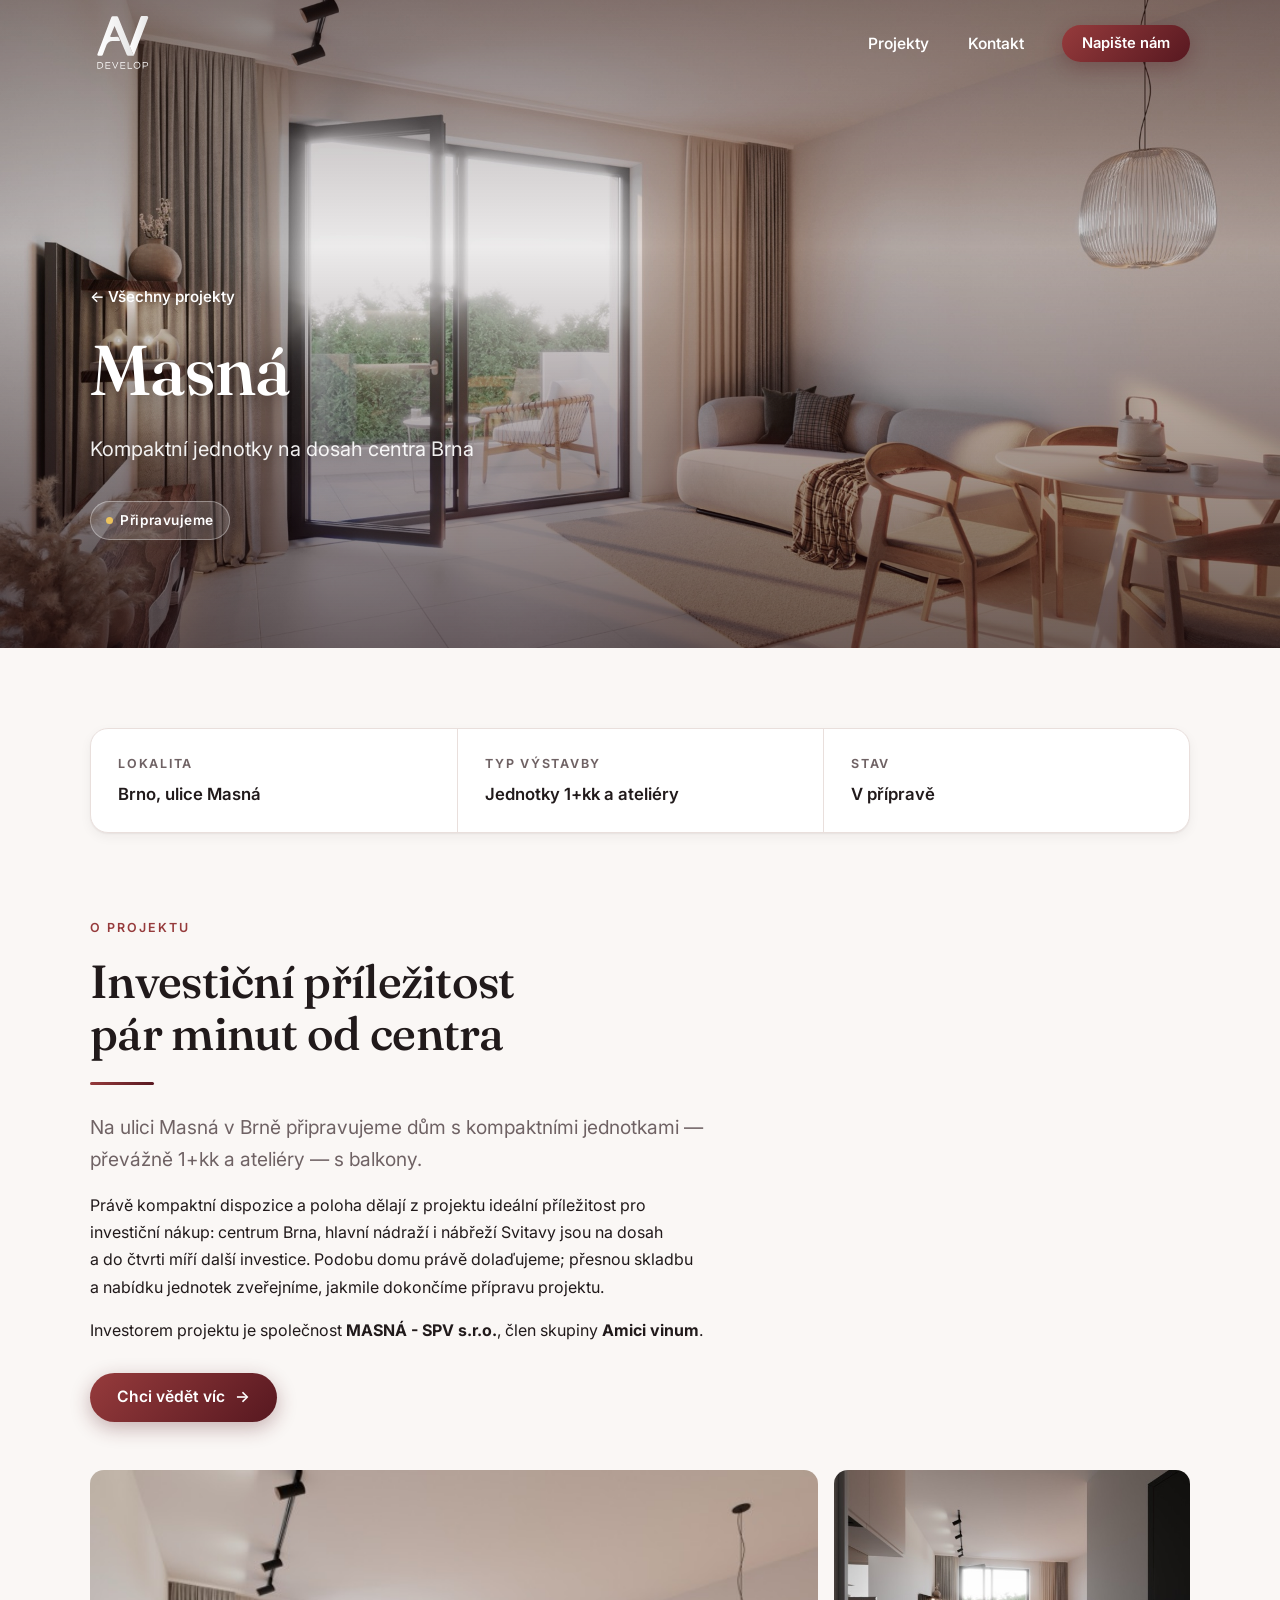
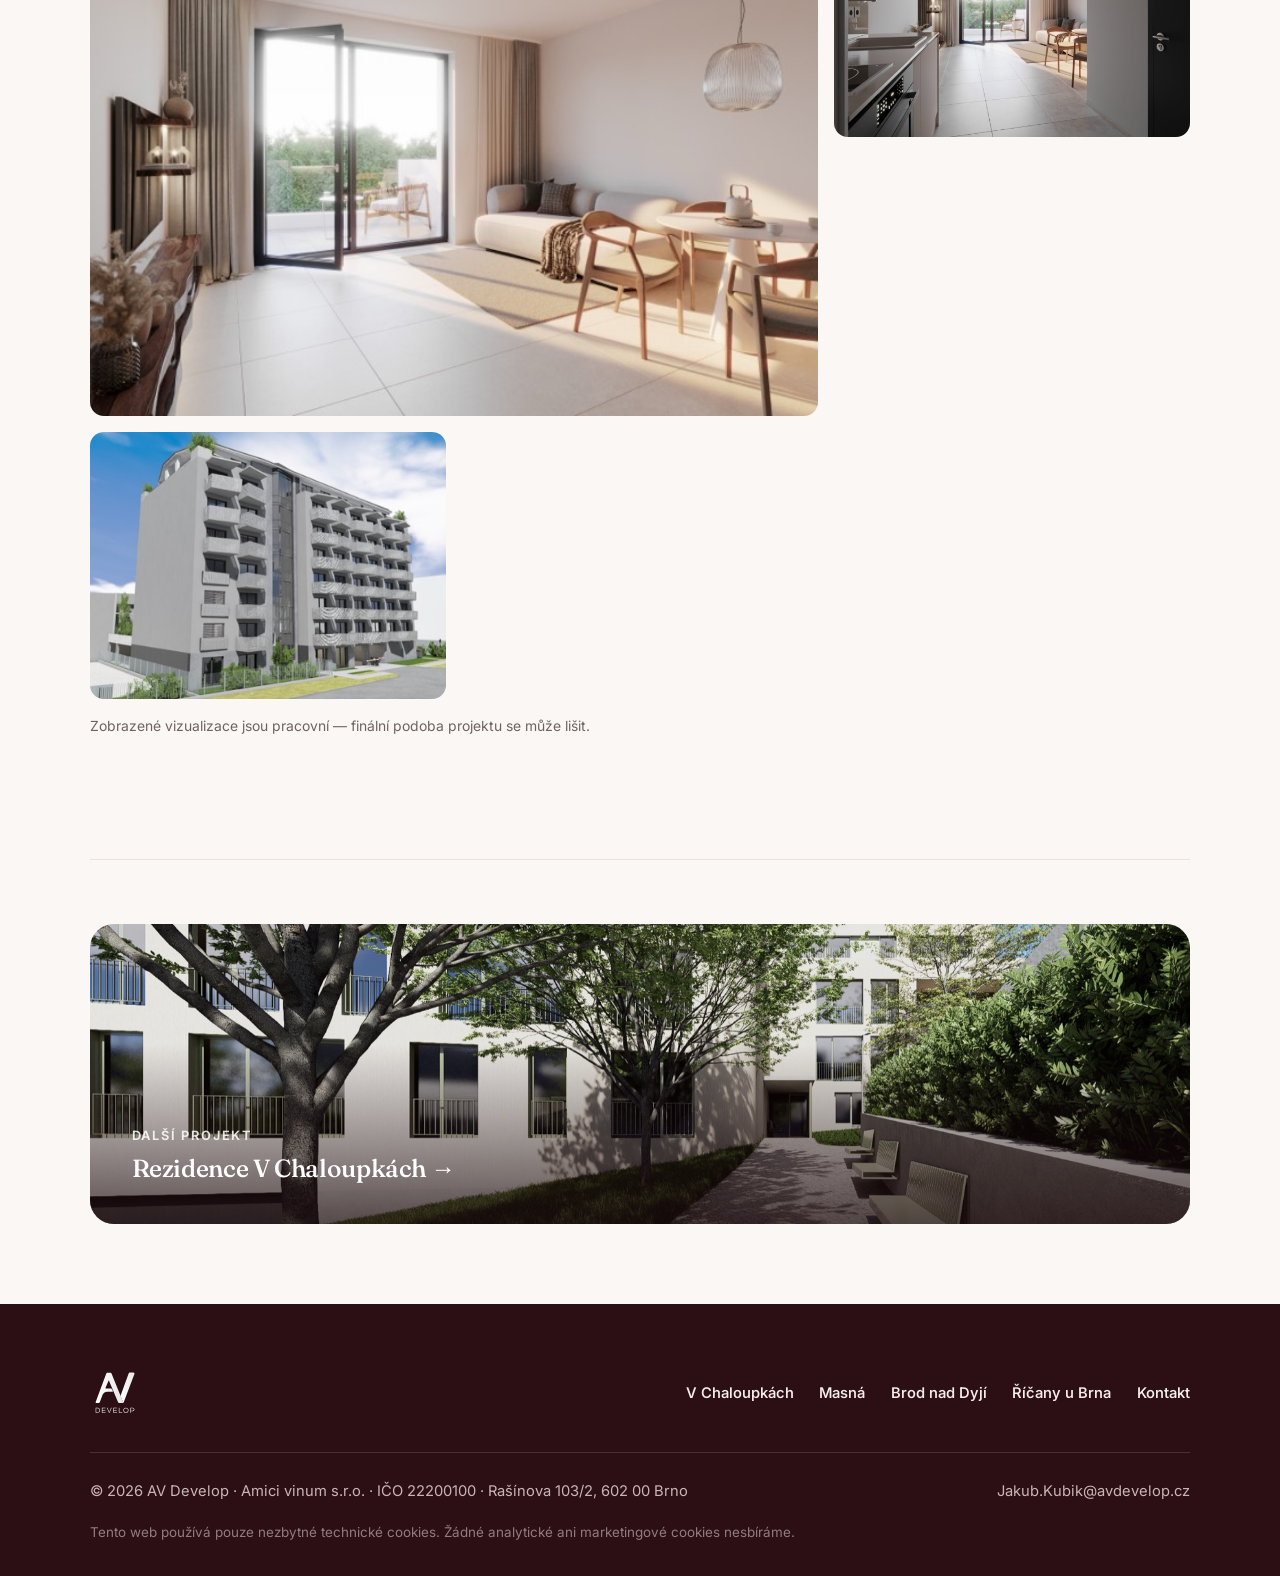
<file: masna.html>
<!DOCTYPE html>
<html lang="cs">
<head>
  <meta charset="UTF-8">
  <meta name="viewport" content="width=device-width, initial-scale=1">
  <title>Masná – bytový dům v Brně | AV Develop</title>
  <meta name="description" content="Připravovaný projekt skupiny Amici vinum (AV Develop): dům s kompaktními jednotkami 1+kk a ateliéry na ulici Masná v Brně, pár minut od centra. Ideální pro investici.">
  <script>document.documentElement.classList.add('html-js');</script>

  <!-- TODO: po nasazení potvrdit doménu (canonical + OG URL); vizualizace jsou pracovní, vyměnit za finální -->
  <link rel="canonical" href="https://avdevelop.cz/masna.html">
  <meta property="og:type" content="website">
  <meta property="og:locale" content="cs_CZ">
  <meta property="og:site_name" content="AV Develop">
  <meta property="og:title" content="Masná – bytový dům v Brně | AV Develop">
  <meta property="og:description" content="Připravovaný projekt: kompaktní jednotky 1+kk a ateliéry na ulici Masná v Brně, pár minut od centra.">
  <meta property="og:url" content="https://avdevelop.cz/masna.html">
  <meta property="og:image" content="https://avdevelop.cz/assets/img/masna/hero-1920.jpg">
  <meta name="twitter:card" content="summary_large_image">

  <link rel="icon" type="image/svg+xml" href="assets/favicon.svg">
  <link rel="icon" type="image/png" sizes="64x64" href="assets/favicon-64.png">
  <link rel="apple-touch-icon" href="assets/apple-touch-icon.png">

  <link rel="preconnect" href="https://fonts.googleapis.com">
  <link rel="preconnect" href="https://fonts.gstatic.com" crossorigin>
  <link href="https://fonts.googleapis.com/css2?family=Fraunces:opsz,wght@9..144,400..620&family=Inter:wght@400..700&display=swap" rel="stylesheet">

  <link rel="stylesheet" href="assets/css/style.css">

  <script type="application/ld+json">
  {
    "@context": "https://schema.org",
    "@graph": [
      {
        "@type": "ApartmentComplex",
        "@id": "https://avdevelop.cz/masna.html#projekt",
        "name": "Bytový dům Masná",
        "description": "Připravovaný projekt: dům s kompaktními jednotkami 1+kk a ateliéry na ulici Masná v Brně, pár minut od centra — vhodný především pro investici. Developerem je skupina Amici vinum (značka AV Develop), investorem projektu společnost MASNÁ - SPV s.r.o.",
        "url": "https://avdevelop.cz/masna.html",
        "image": "https://avdevelop.cz/assets/img/masna/hero-1920.jpg",
        "address": {
          "@type": "PostalAddress",
          "streetAddress": "Masná",
          "addressLocality": "Brno",
          "addressCountry": "CZ"
        },
        "creator": { "@id": "https://avdevelop.cz/masna.html#investor" }
      },
      {
        "@type": "Organization",
        "@id": "https://avdevelop.cz/masna.html#investor",
        "name": "MASNÁ - SPV s.r.o.",
        "identifier": "24049492",
        "parentOrganization": { "@id": "https://avdevelop.cz/#organizace" }
      },
      {
        "@type": "Organization",
        "@id": "https://avdevelop.cz/#organizace",
        "name": "Amici vinum s.r.o.",
        "alternateName": ["AV Develop", "Amici vinum"],
        "url": "https://avdevelop.cz/",
        "email": "Jakub.Kubik@avdevelop.cz",
        "identifier": "22200100",
        "address": {
          "@type": "PostalAddress",
          "streetAddress": "Rašínova 103/2",
          "addressLocality": "Brno",
          "postalCode": "602 00",
          "addressCountry": "CZ"
        }
      },
      {
        "@type": "BreadcrumbList",
        "itemListElement": [
          { "@type": "ListItem", "position": 1, "name": "AV Develop", "item": "https://avdevelop.cz/" },
          { "@type": "ListItem", "position": 2, "name": "Masná", "item": "https://avdevelop.cz/masna.html" }
        ]
      }
    ]
  }
  </script>
</head>
<body>

  <header class="nav" id="nav">
    <div class="container nav__inner">
      <a class="nav__logo" href="index.html" aria-label="AV Develop – úvod">
        <img class="logo-white" src="assets/img/logo/logo-white.svg" alt="AV Develop" width="68" height="68">
        <img class="logo-color" src="assets/img/logo/logo-color.svg" alt="" width="68" height="68" aria-hidden="true">
      </a>
      <nav class="nav__links" aria-label="Hlavní navigace">
        <a href="index.html#projekty">Projekty</a>
        <a href="index.html#kontakt">Kontakt</a>
        <a class="btn btn--primary" href="mailto:Jakub.Kubik@avdevelop.cz">Napište nám</a>
      </nav>
      <button class="nav__burger" id="navBurger" aria-label="Otevřít menu" aria-expanded="false" aria-controls="navOverlay">
        <span></span><span></span><span></span>
      </button>
    </div>
    <div class="nav__overlay" id="navOverlay">
      <a href="index.html#projekty">Projekty</a>
      <a href="index.html#kontakt">Kontakt</a>
      <a href="mailto:Jakub.Kubik@avdevelop.cz">Napište nám</a>
    </div>
  </header>

  <main>

    <section class="hero hero--project">
      <div class="hero__bg" style="background-image: url('assets/img/masna/hero-1920.jpg')" role="img" aria-label="Pracovní vizualizace interiéru bytu s terasou v projektu Masná"></div>
      <div class="hero__scrim"></div>
      <div class="container hero__content">
        <a class="hero__back" href="index.html#projekty">← Všechny projekty</a>
        <h1 class="h1 hero__title">Masná</h1>
        <p class="hero__lead">Kompaktní jednotky na&nbsp;dosah centra Brna</p>
        <div class="hero__cta"><span class="badge badge--prep">Připravujeme</span></div>
      </div>
    </section>

    <section class="section section--tight">
      <div class="container">
        <div class="facts reveal">
          <div class="fact">
            <strong>Lokalita</strong>
            <span>Brno, ulice Masná</span>
          </div>
          <div class="fact">
            <strong>Typ výstavby</strong>
            <!-- TODO: doplnit přesné počty jednotek 1+kk a ateliérů -->
            <span>Jednotky 1+kk a&nbsp;ateliéry</span>
          </div>
          <div class="fact">
            <strong>Stav</strong>
            <span>V&nbsp;přípravě</span>
          </div>
        </div>
      </div>
    </section>

    <section class="section" style="padding-top: 0">
      <div class="container">
        <div class="project-intro reveal">
          <span class="eyebrow">O projektu</span>
          <h2 class="h2">Investiční příležitost pár minut od&nbsp;centra</h2>
          <div class="divider"></div>
          <p class="lead" style="margin-top: 1.6rem">Na&nbsp;ulici Masná v&nbsp;Brně připravujeme dům s&nbsp;kompaktními jednotkami — převážně 1+kk a&nbsp;ateliéry — s&nbsp;balkony.</p>
          <p>Právě kompaktní dispozice a&nbsp;poloha dělají z&nbsp;projektu ideální příležitost pro investiční nákup: centrum Brna, hlavní nádraží i&nbsp;nábřeží Svitavy jsou na&nbsp;dosah a&nbsp;do&nbsp;čtvrti míří další investice. Podobu domu právě dolaďujeme; přesnou skladbu a&nbsp;nabídku jednotek zveřejníme, jakmile dokončíme přípravu projektu.</p>
          <p>Investorem projektu je&nbsp;společnost <strong>MASNÁ - SPV s.r.o.</strong>, člen skupiny <strong>Amici vinum</strong>.</p>
          <div style="margin-top: 1.8rem">
            <a class="btn btn--primary" href="mailto:Jakub.Kubik@avdevelop.cz?subject=Masn%C3%A1%20%E2%80%93%20m%C3%A1m%20z%C3%A1jem%20o%20informace">Chci vědět víc <span class="arr">→</span></a>
          </div>
        </div>

        <div class="gallery" id="gallery">
          <a href="assets/img/masna/gallery/masna-01.jpg"><img src="assets/img/masna/thumbs/masna-01.jpg" alt="Pracovní vizualizace: obývací pokoj s jídelnou a vstupem na terasu" width="640" height="480" loading="lazy"></a>
          <a href="assets/img/masna/gallery/masna-02.jpg"><img src="assets/img/masna/thumbs/masna-02.jpg" alt="Pracovní vizualizace: kuchyň a obývací prostor bytu" width="640" height="480" loading="lazy"></a>
          <a href="assets/img/masna/gallery/masna-03.jpg"><img src="assets/img/masna/thumbs/masna-03.jpg" alt="Pracovní vizualizace: uliční fasáda bytového domu s balkony" width="640" height="328" loading="lazy"></a>
        </div>
        <p class="viz-note">Zobrazené vizualizace jsou pracovní — finální podoba projektu se&nbsp;může lišit.</p>
      </div>
    </section>

    <section class="section section--tight" style="padding-top: 0">
      <div class="container">
        <hr class="rule">
        <a class="next-project reveal" href="rezidence-v-chaloupkach.html">
          <img src="assets/img/chaloupky/cover-1600.jpg" alt="" width="1600" height="725" loading="lazy">
          <div class="next-project__body">
            <span>Další projekt</span>
            <h2 class="h3">Rezidence V Chaloupkách →</h2>
          </div>
        </a>
      </div>
    </section>
  </main>

  <footer class="footer">
    <div class="container">
      <div class="footer__top">
        <a href="index.html" aria-label="AV Develop – úvod">
          <img src="assets/img/logo/logo-white.svg" alt="AV Develop" width="136" height="52" loading="lazy">
        </a>
        <nav class="footer__nav" aria-label="Patičková navigace">
          <a href="rezidence-v-chaloupkach.html">V Chaloupkách</a>
          <a href="masna.html">Masná</a>
          <a href="brod-nad-dyji.html">Brod nad Dyjí</a>
          <a href="ricany-u-brna.html">Říčany u Brna</a>
          <a href="index.html#kontakt">Kontakt</a>
        </nav>
      </div>
      <div class="footer__bottom">
        <p>© 2026 AV Develop · Amici vinum s.r.o. · IČO 22200100 · Rašínova 103/2, 602&nbsp;00 Brno</p>
        <p><a href="mailto:Jakub.Kubik@avdevelop.cz">Jakub.Kubik@avdevelop.cz</a></p>
      </div>
      <p class="footer__note">Tento web používá pouze nezbytné technické cookies. Žádné analytické ani marketingové cookies nesbíráme.</p>
    </div>
  </footer>

  <script src="assets/js/main.js" defer></script>
  <script src="assets/js/lightbox.js" defer></script>
</body>
</html>
</file>
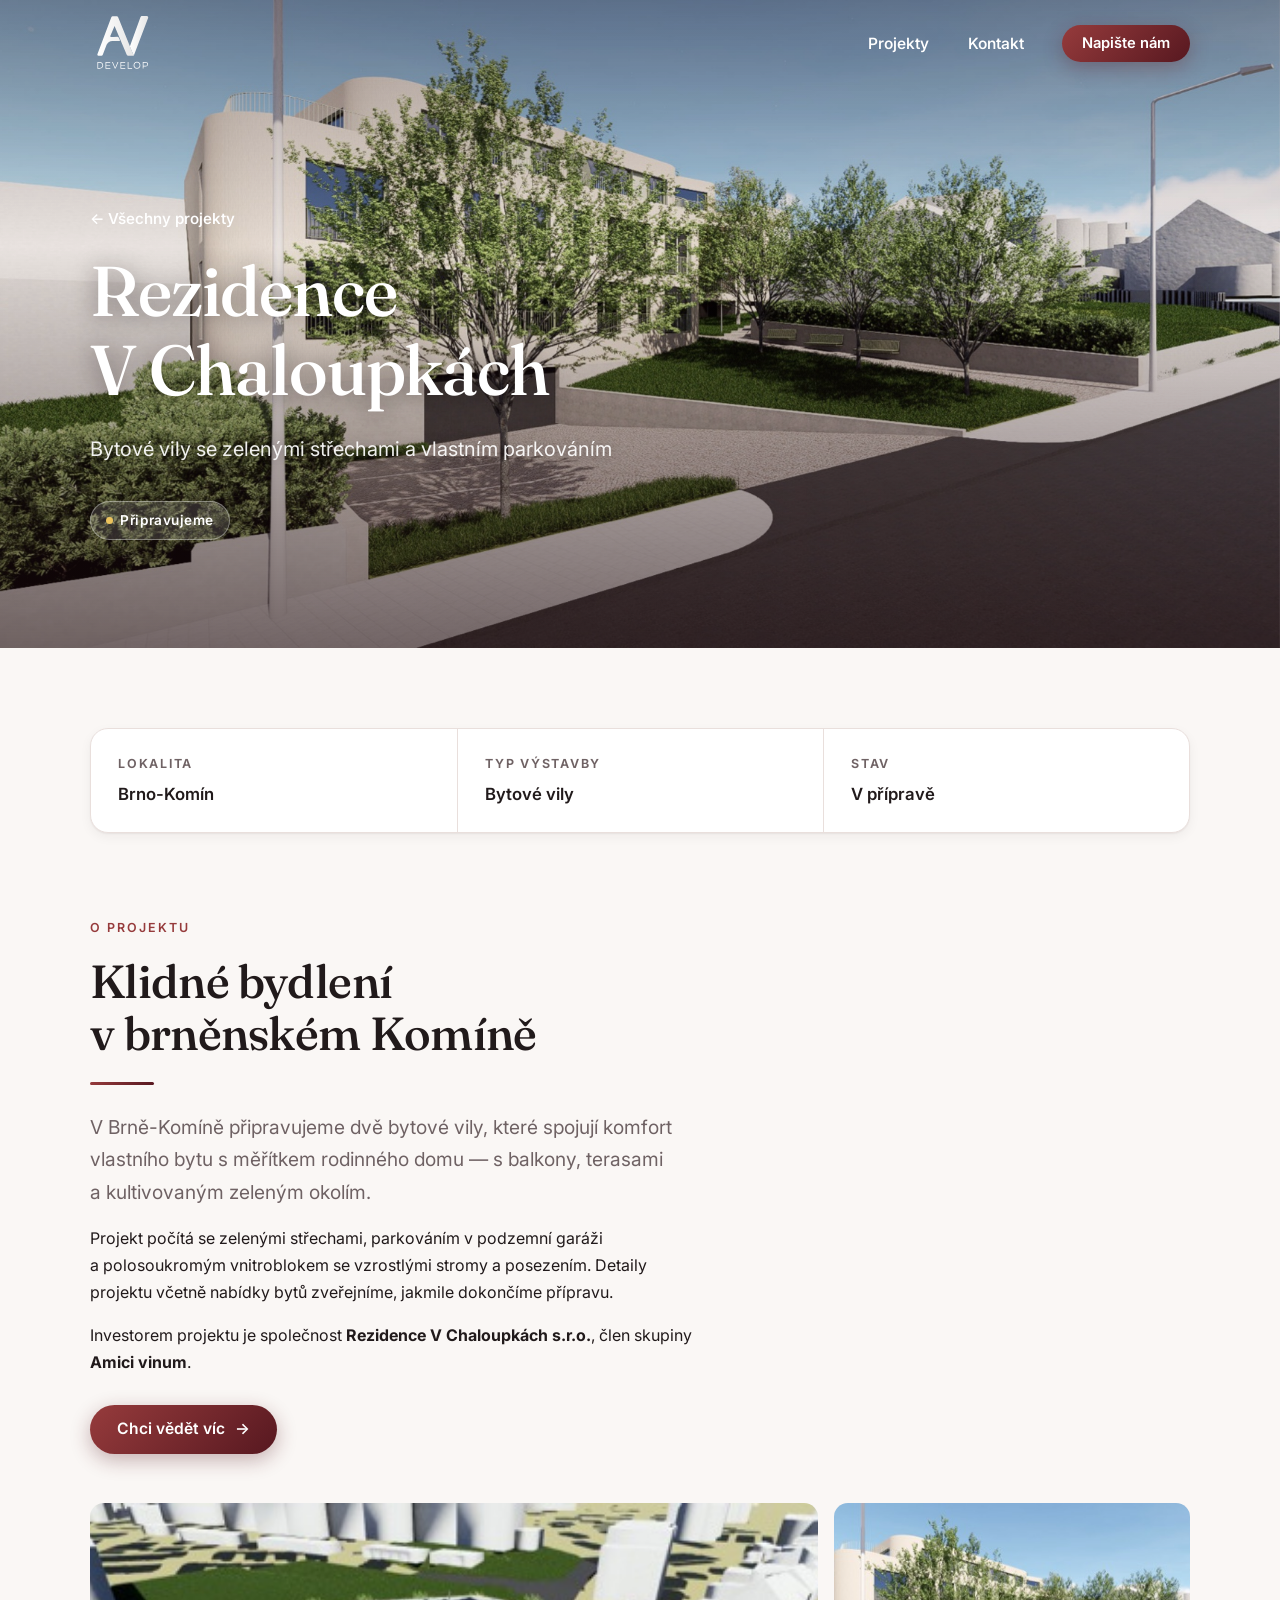
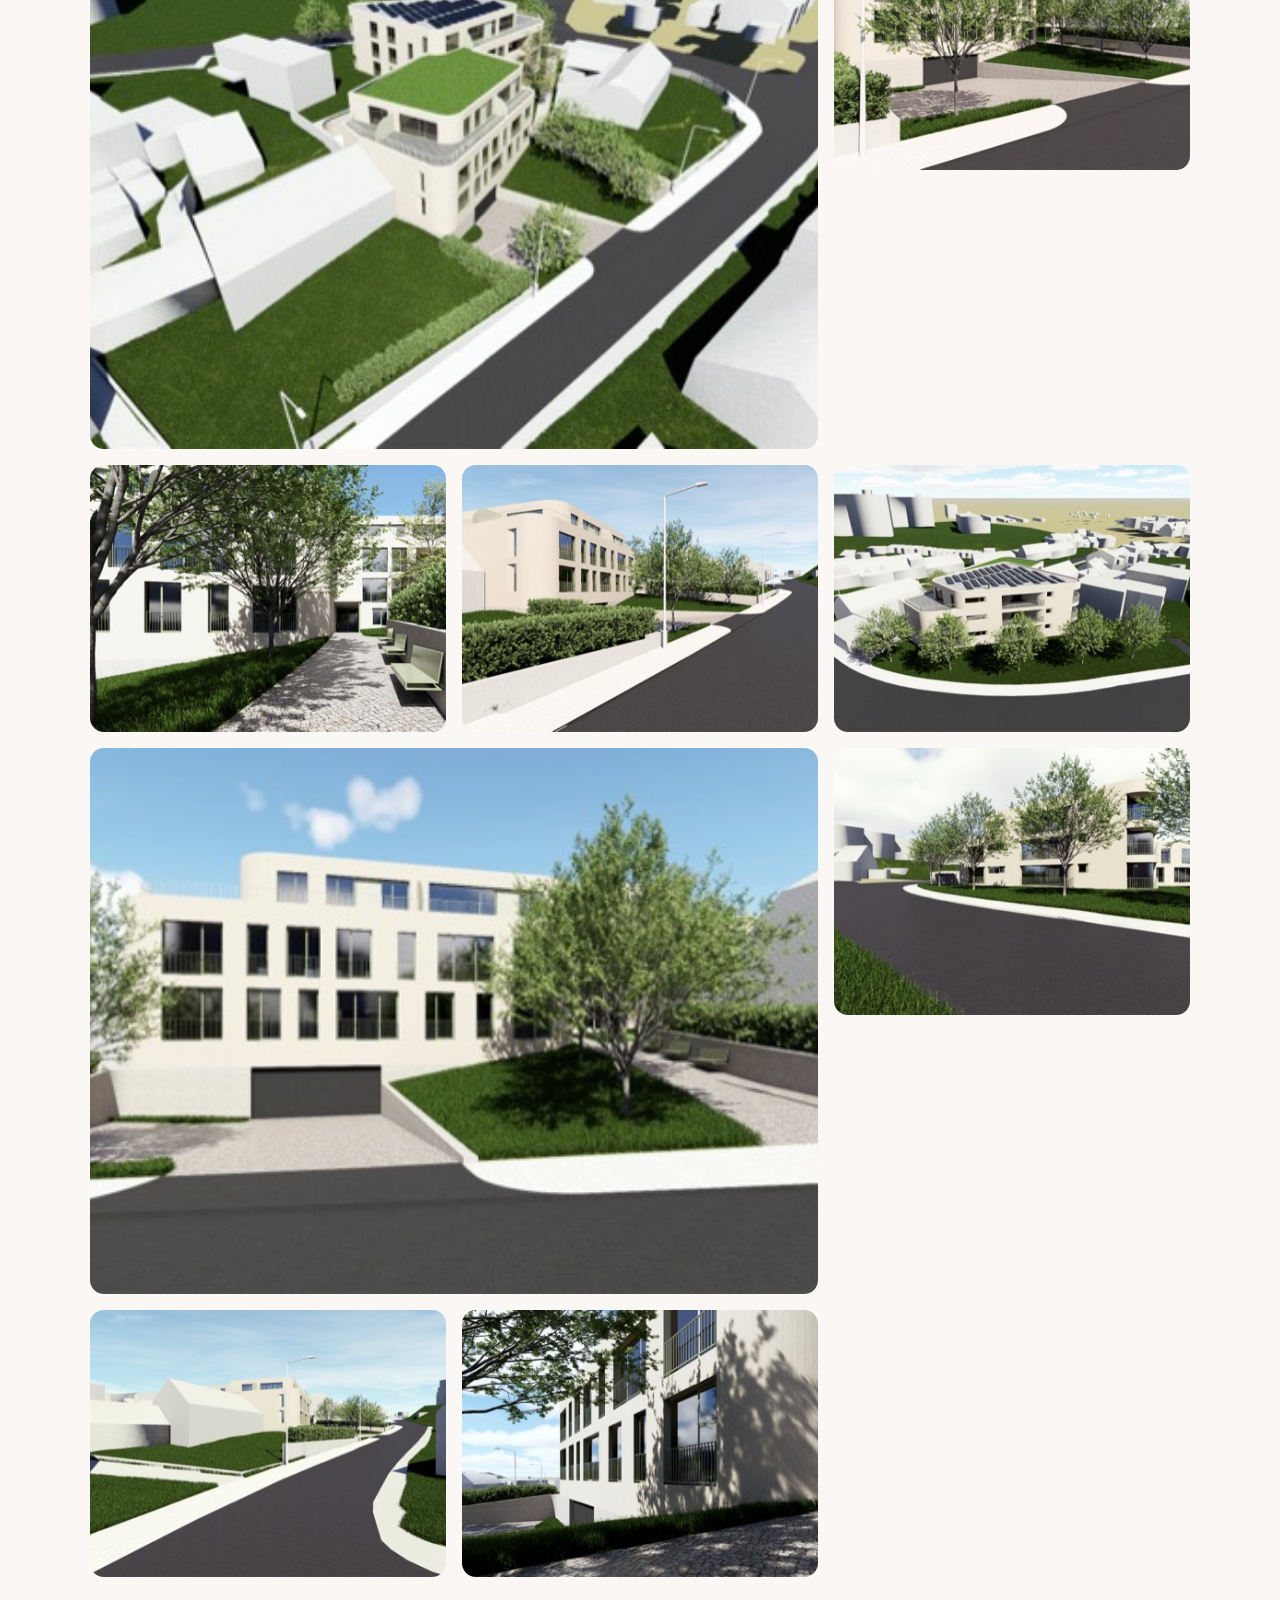
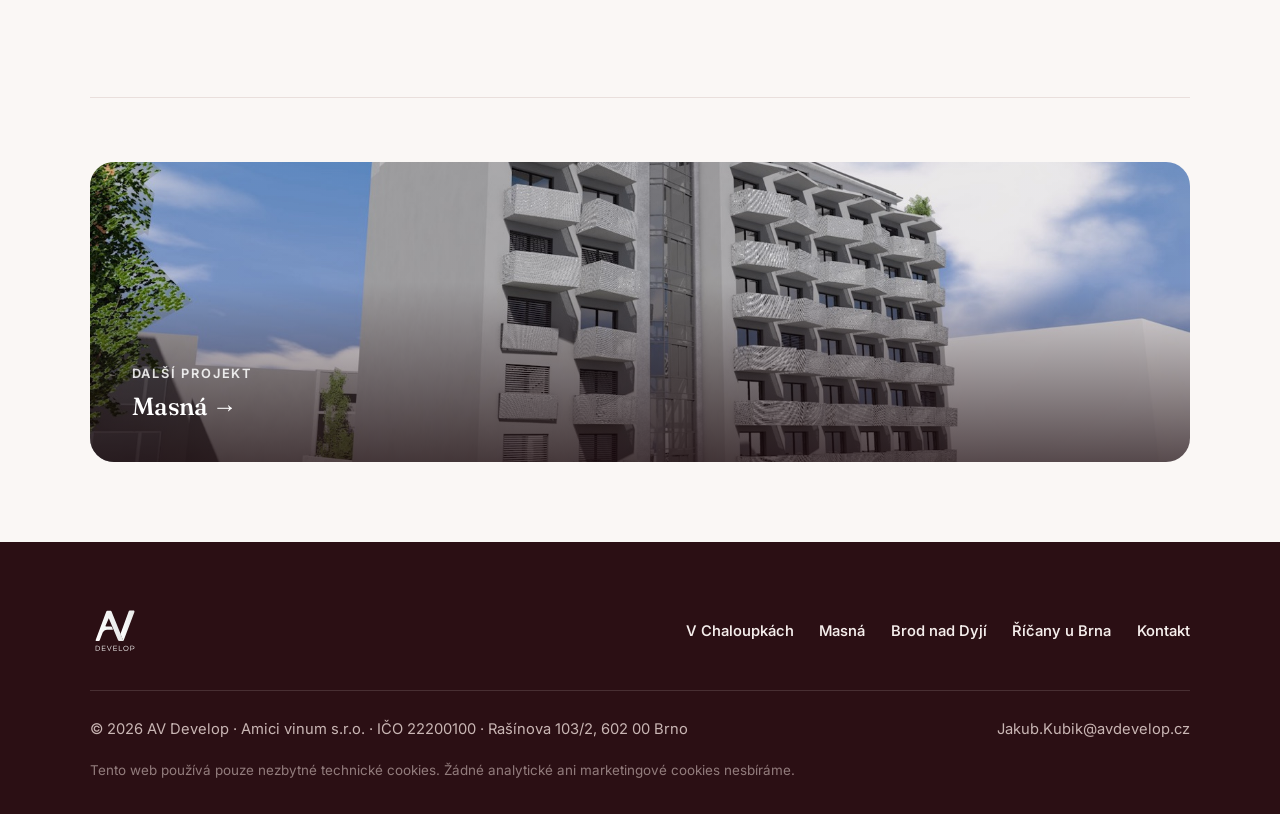
<file: rezidence-v-chaloupkach.html>
<!DOCTYPE html>
<html lang="cs">
<head>
  <meta charset="UTF-8">
  <meta name="viewport" content="width=device-width, initial-scale=1">
  <title>Rezidence V Chaloupkách – bytové vily v Brně-Komíně | AV Develop</title>
  <meta name="description" content="Připravovaný projekt skupiny Amici vinum (AV Develop): bytové vily se zelenými střechami, terasami a podzemním parkováním v Brně-Komíně. Rezidence V Chaloupkách.">
  <script>document.documentElement.classList.add('html-js');</script>

  <!-- TODO: po nasazení potvrdit doménu (canonical + OG URL) -->
  <link rel="canonical" href="https://avdevelop.cz/rezidence-v-chaloupkach.html">
  <meta property="og:type" content="website">
  <meta property="og:locale" content="cs_CZ">
  <meta property="og:site_name" content="AV Develop">
  <meta property="og:title" content="Rezidence V Chaloupkách – bytové vily v Brně-Komíně | AV Develop">
  <meta property="og:description" content="Připravovaný projekt: bytové vily se zelenými střechami, terasami a podzemním parkováním v Brně-Komíně.">
  <meta property="og:url" content="https://avdevelop.cz/rezidence-v-chaloupkach.html">
  <meta property="og:image" content="https://avdevelop.cz/assets/img/chaloupky/hero-1920.jpg">
  <meta name="twitter:card" content="summary_large_image">

  <link rel="icon" type="image/svg+xml" href="assets/favicon.svg">
  <link rel="icon" type="image/png" sizes="64x64" href="assets/favicon-64.png">
  <link rel="apple-touch-icon" href="assets/apple-touch-icon.png">

  <link rel="preconnect" href="https://fonts.googleapis.com">
  <link rel="preconnect" href="https://fonts.gstatic.com" crossorigin>
  <link href="https://fonts.googleapis.com/css2?family=Fraunces:opsz,wght@9..144,400..620&family=Inter:wght@400..700&display=swap" rel="stylesheet">

  <link rel="stylesheet" href="assets/css/style.css">

  <script type="application/ld+json">
  {
    "@context": "https://schema.org",
    "@graph": [
      {
        "@type": "ApartmentComplex",
        "@id": "https://avdevelop.cz/rezidence-v-chaloupkach.html#projekt",
        "name": "Rezidence V Chaloupkách",
        "description": "Připravovaný rezidenční projekt v Brně-Komíně: bytové vily se zelenými střechami, terasami a podzemním parkováním. Developerem je skupina Amici vinum (značka AV Develop), investorem projektu společnost Rezidence V Chaloupkách s.r.o.",
        "url": "https://avdevelop.cz/rezidence-v-chaloupkach.html",
        "image": "https://avdevelop.cz/assets/img/chaloupky/hero-1920.jpg",
        "address": {
          "@type": "PostalAddress",
          "addressLocality": "Brno-Komín",
          "addressCountry": "CZ"
        },
        "creator": { "@id": "https://avdevelop.cz/rezidence-v-chaloupkach.html#investor" }
      },
      {
        "@type": "Organization",
        "@id": "https://avdevelop.cz/rezidence-v-chaloupkach.html#investor",
        "name": "Rezidence V Chaloupkách s.r.o.",
        "parentOrganization": { "@id": "https://avdevelop.cz/#organizace" }
      },
      {
        "@type": "Organization",
        "@id": "https://avdevelop.cz/#organizace",
        "name": "Amici vinum s.r.o.",
        "alternateName": ["AV Develop", "Amici vinum"],
        "url": "https://avdevelop.cz/",
        "email": "Jakub.Kubik@avdevelop.cz",
        "identifier": "22200100",
        "address": {
          "@type": "PostalAddress",
          "streetAddress": "Rašínova 103/2",
          "addressLocality": "Brno",
          "postalCode": "602 00",
          "addressCountry": "CZ"
        }
      },
      {
        "@type": "BreadcrumbList",
        "itemListElement": [
          { "@type": "ListItem", "position": 1, "name": "AV Develop", "item": "https://avdevelop.cz/" },
          { "@type": "ListItem", "position": 2, "name": "Rezidence V Chaloupkách", "item": "https://avdevelop.cz/rezidence-v-chaloupkach.html" }
        ]
      }
    ]
  }
  </script>
</head>
<body>

  <header class="nav" id="nav">
    <div class="container nav__inner">
      <a class="nav__logo" href="index.html" aria-label="AV Develop – úvod">
        <img class="logo-white" src="assets/img/logo/logo-white.svg" alt="AV Develop" width="68" height="68">
        <img class="logo-color" src="assets/img/logo/logo-color.svg" alt="" width="68" height="68" aria-hidden="true">
      </a>
      <nav class="nav__links" aria-label="Hlavní navigace">
        <a href="index.html#projekty">Projekty</a>
        <a href="index.html#kontakt">Kontakt</a>
        <a class="btn btn--primary" href="mailto:Jakub.Kubik@avdevelop.cz">Napište nám</a>
      </nav>
      <button class="nav__burger" id="navBurger" aria-label="Otevřít menu" aria-expanded="false" aria-controls="navOverlay">
        <span></span><span></span><span></span>
      </button>
    </div>
    <div class="nav__overlay" id="navOverlay">
      <a href="index.html#projekty">Projekty</a>
      <a href="index.html#kontakt">Kontakt</a>
      <a href="mailto:Jakub.Kubik@avdevelop.cz">Napište nám</a>
    </div>
  </header>

  <main>

    <section class="hero hero--project">
      <div class="hero__bg" style="background-image: url('assets/img/chaloupky/hero-1920.jpg')" role="img" aria-label="Vizualizace bytových vil Rezidence V Chaloupkách s ulicí a stromořadím"></div>
      <div class="hero__scrim"></div>
      <div class="container hero__content">
        <a class="hero__back" href="index.html#projekty">← Všechny projekty</a>
        <h1 class="h1 hero__title">Rezidence V&nbsp;Chaloupkách</h1>
        <p class="hero__lead">Bytové vily se&nbsp;zelenými střechami a&nbsp;vlastním parkováním</p>
        <div class="hero__cta"><span class="badge badge--prep">Připravujeme</span></div>
      </div>
    </section>

    <section class="section section--tight">
      <div class="container">
        <div class="facts reveal">
          <div class="fact">
            <strong>Lokalita</strong>
            <span>Brno-Komín</span>
          </div>
          <div class="fact">
            <strong>Typ výstavby</strong>
            <span>Bytové vily</span>
          </div>
          <div class="fact">
            <strong>Stav</strong>
            <span>V&nbsp;přípravě</span>
          </div>
        </div>
      </div>
    </section>

    <section class="section" style="padding-top: 0">
      <div class="container">
        <div class="project-intro reveal">
          <span class="eyebrow">O projektu</span>
          <h2 class="h2">Klidné bydlení v&nbsp;brněnském Komíně</h2>
          <div class="divider"></div>
          <p class="lead" style="margin-top: 1.6rem">V&nbsp;Brně-Komíně připravujeme dvě bytové vily, které spojují komfort vlastního bytu s&nbsp;měřítkem rodinného domu — s&nbsp;balkony, terasami a&nbsp;kultivovaným zeleným okolím.</p>
          <p>Projekt počítá se&nbsp;zelenými střechami, parkováním v&nbsp;podzemní garáži a&nbsp;polosoukromým vnitroblokem se&nbsp;vzrostlými stromy a&nbsp;posezením. Detaily projektu včetně nabídky bytů zveřejníme, jakmile dokončíme přípravu.</p>
          <p>Investorem projektu je&nbsp;společnost <strong>Rezidence V&nbsp;Chaloupkách s.r.o.</strong>, člen skupiny <strong>Amici vinum</strong>.</p>
          <div style="margin-top: 1.8rem">
            <a class="btn btn--primary" href="mailto:Jakub.Kubik@avdevelop.cz?subject=Rezidence%20V%20Chaloupk%C3%A1ch%20%E2%80%93%20m%C3%A1m%20z%C3%A1jem%20o%20informace">Chci vědět víc <span class="arr">→</span></a>
          </div>
        </div>

        <div class="gallery" id="gallery">
          <a href="assets/img/chaloupky/gallery/chaloupky-01.jpg"><img src="assets/img/chaloupky/thumbs/chaloupky-01.jpg" alt="Vizualizace: letecký pohled na dvě bytové vily se zelenou střechou" width="640" height="290" loading="lazy"></a>
          <a href="assets/img/chaloupky/gallery/chaloupky-02.jpg"><img src="assets/img/chaloupky/thumbs/chaloupky-02.jpg" alt="Vizualizace: pohled z ulice na bytové vily se stromořadím" width="640" height="290" loading="lazy"></a>
          <a href="assets/img/chaloupky/gallery/chaloupky-03.jpg"><img src="assets/img/chaloupky/thumbs/chaloupky-03.jpg" alt="Vizualizace: vnitroblok s lavičkami a vzrostlými stromy" width="640" height="290" loading="lazy"></a>
          <a href="assets/img/chaloupky/gallery/chaloupky-04.jpg"><img src="assets/img/chaloupky/thumbs/chaloupky-04.jpg" alt="Vizualizace: vjezd do podzemní garáže a předzahrádka se stromy" width="640" height="290" loading="lazy"></a>
          <a href="assets/img/chaloupky/gallery/chaloupky-05.jpg"><img src="assets/img/chaloupky/thumbs/chaloupky-05.jpg" alt="Vizualizace: letecký pohled na bytovou vilu od příjezdové ulice" width="640" height="290" loading="lazy"></a>
          <a href="assets/img/chaloupky/gallery/chaloupky-06.jpg"><img src="assets/img/chaloupky/thumbs/chaloupky-06.jpg" alt="Vizualizace: pohled na rezidenci z ulice" width="640" height="290" loading="lazy"></a>
          <a href="assets/img/chaloupky/gallery/chaloupky-07.jpg"><img src="assets/img/chaloupky/thumbs/chaloupky-07.jpg" alt="Vizualizace: pohled na dům z příjezdové ulice se zelení" width="640" height="290" loading="lazy"></a>
          <a href="assets/img/chaloupky/gallery/chaloupky-08.jpg"><img src="assets/img/chaloupky/thumbs/chaloupky-08.jpg" alt="Vizualizace: ulice podél rezidence s živými ploty" width="640" height="290" loading="lazy"></a>
          <a href="assets/img/chaloupky/gallery/chaloupky-09.jpg"><img src="assets/img/chaloupky/thumbs/chaloupky-09.jpg" alt="Vizualizace: detail fasády s balkony ve stínu stromů" width="640" height="290" loading="lazy"></a>
        </div>
      </div>
    </section>

    <section class="section section--tight" style="padding-top: 0">
      <div class="container">
        <hr class="rule">
        <a class="next-project reveal" href="masna.html">
          <img src="assets/img/masna/cover-1600.jpg" alt="" width="1600" height="821" loading="lazy">
          <div class="next-project__body">
            <span>Další projekt</span>
            <h2 class="h3">Masná →</h2>
          </div>
        </a>
      </div>
    </section>
  </main>

  <footer class="footer">
    <div class="container">
      <div class="footer__top">
        <a href="index.html" aria-label="AV Develop – úvod">
          <img src="assets/img/logo/logo-white.svg" alt="AV Develop" width="136" height="52" loading="lazy">
        </a>
        <nav class="footer__nav" aria-label="Patičková navigace">
          <a href="rezidence-v-chaloupkach.html">V Chaloupkách</a>
          <a href="masna.html">Masná</a>
          <a href="brod-nad-dyji.html">Brod nad Dyjí</a>
          <a href="ricany-u-brna.html">Říčany u Brna</a>
          <a href="index.html#kontakt">Kontakt</a>
        </nav>
      </div>
      <div class="footer__bottom">
        <p>© 2026 AV Develop · Amici vinum s.r.o. · IČO 22200100 · Rašínova 103/2, 602&nbsp;00 Brno</p>
        <p><a href="mailto:Jakub.Kubik@avdevelop.cz">Jakub.Kubik@avdevelop.cz</a></p>
      </div>
      <p class="footer__note">Tento web používá pouze nezbytné technické cookies. Žádné analytické ani marketingové cookies nesbíráme.</p>
    </div>
  </footer>

  <script src="assets/js/main.js" defer></script>
  <script src="assets/js/lightbox.js" defer></script>
</body>
</html>
</file>
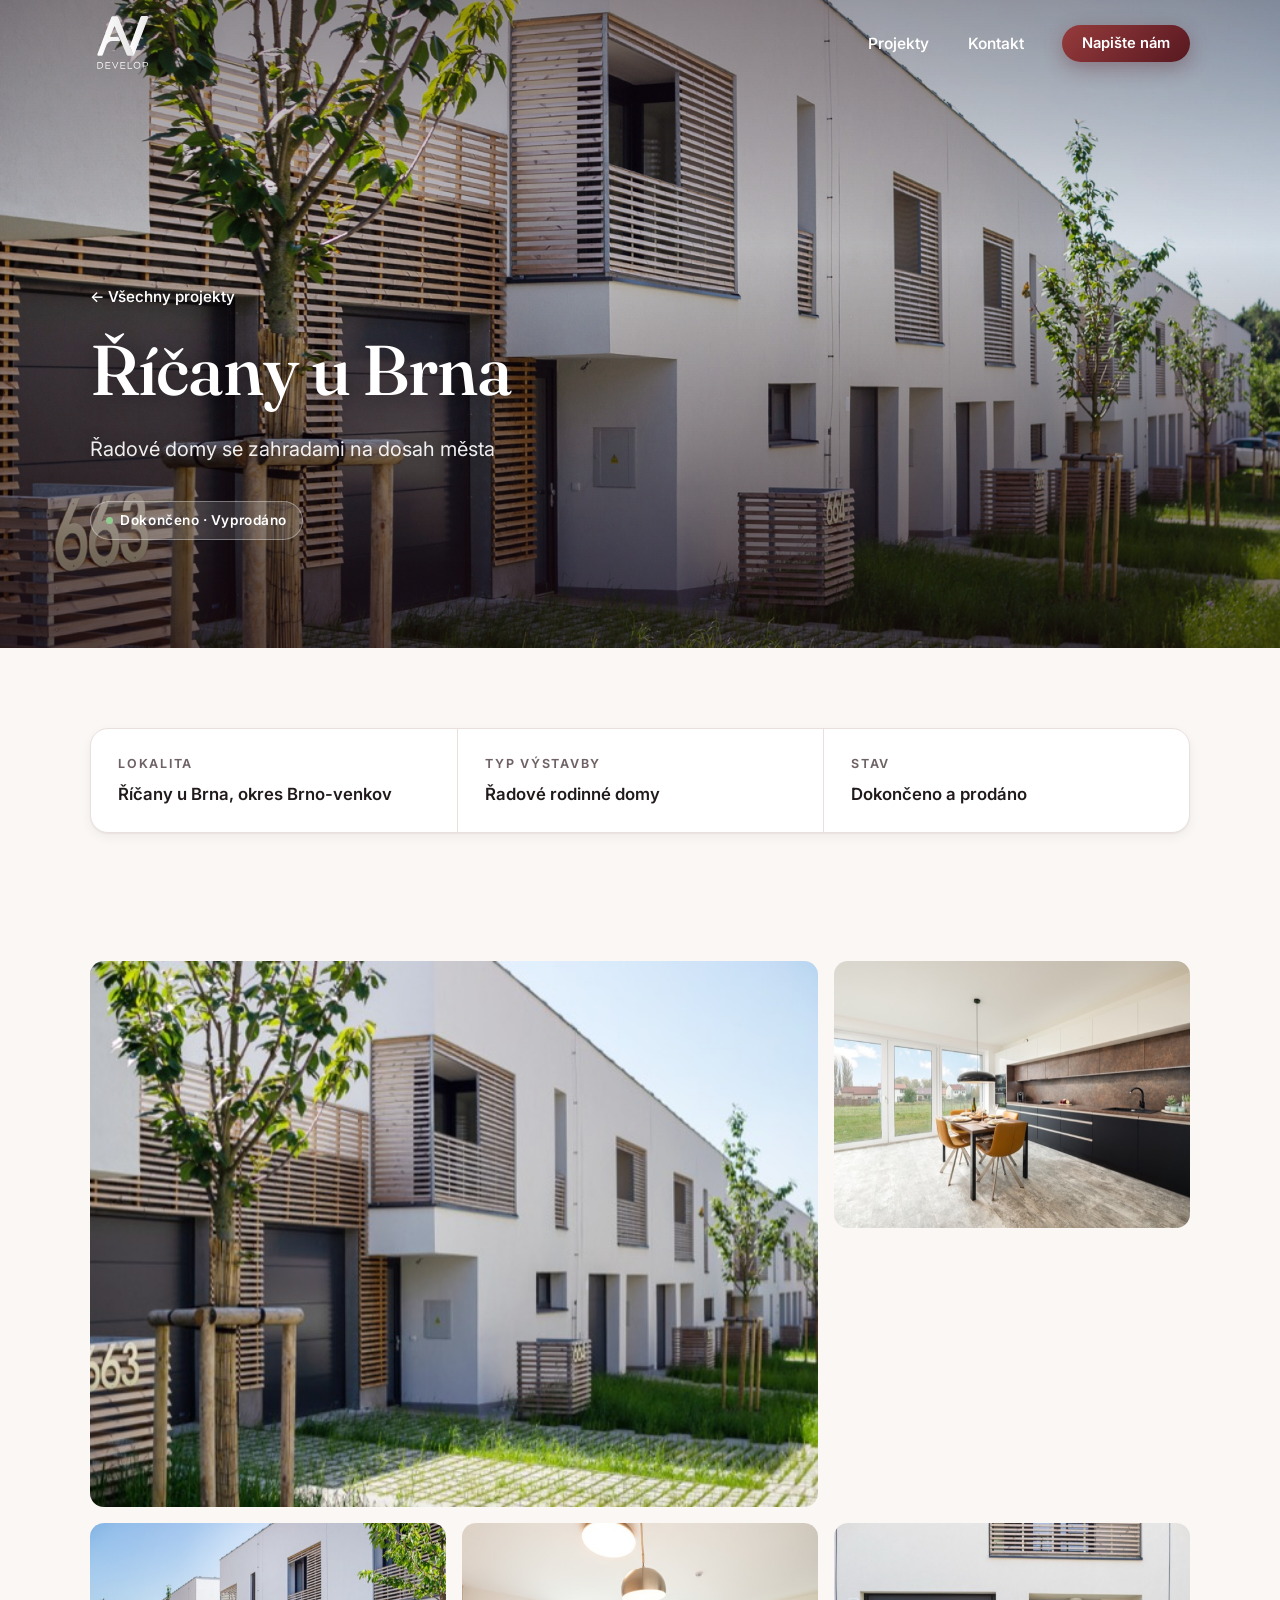
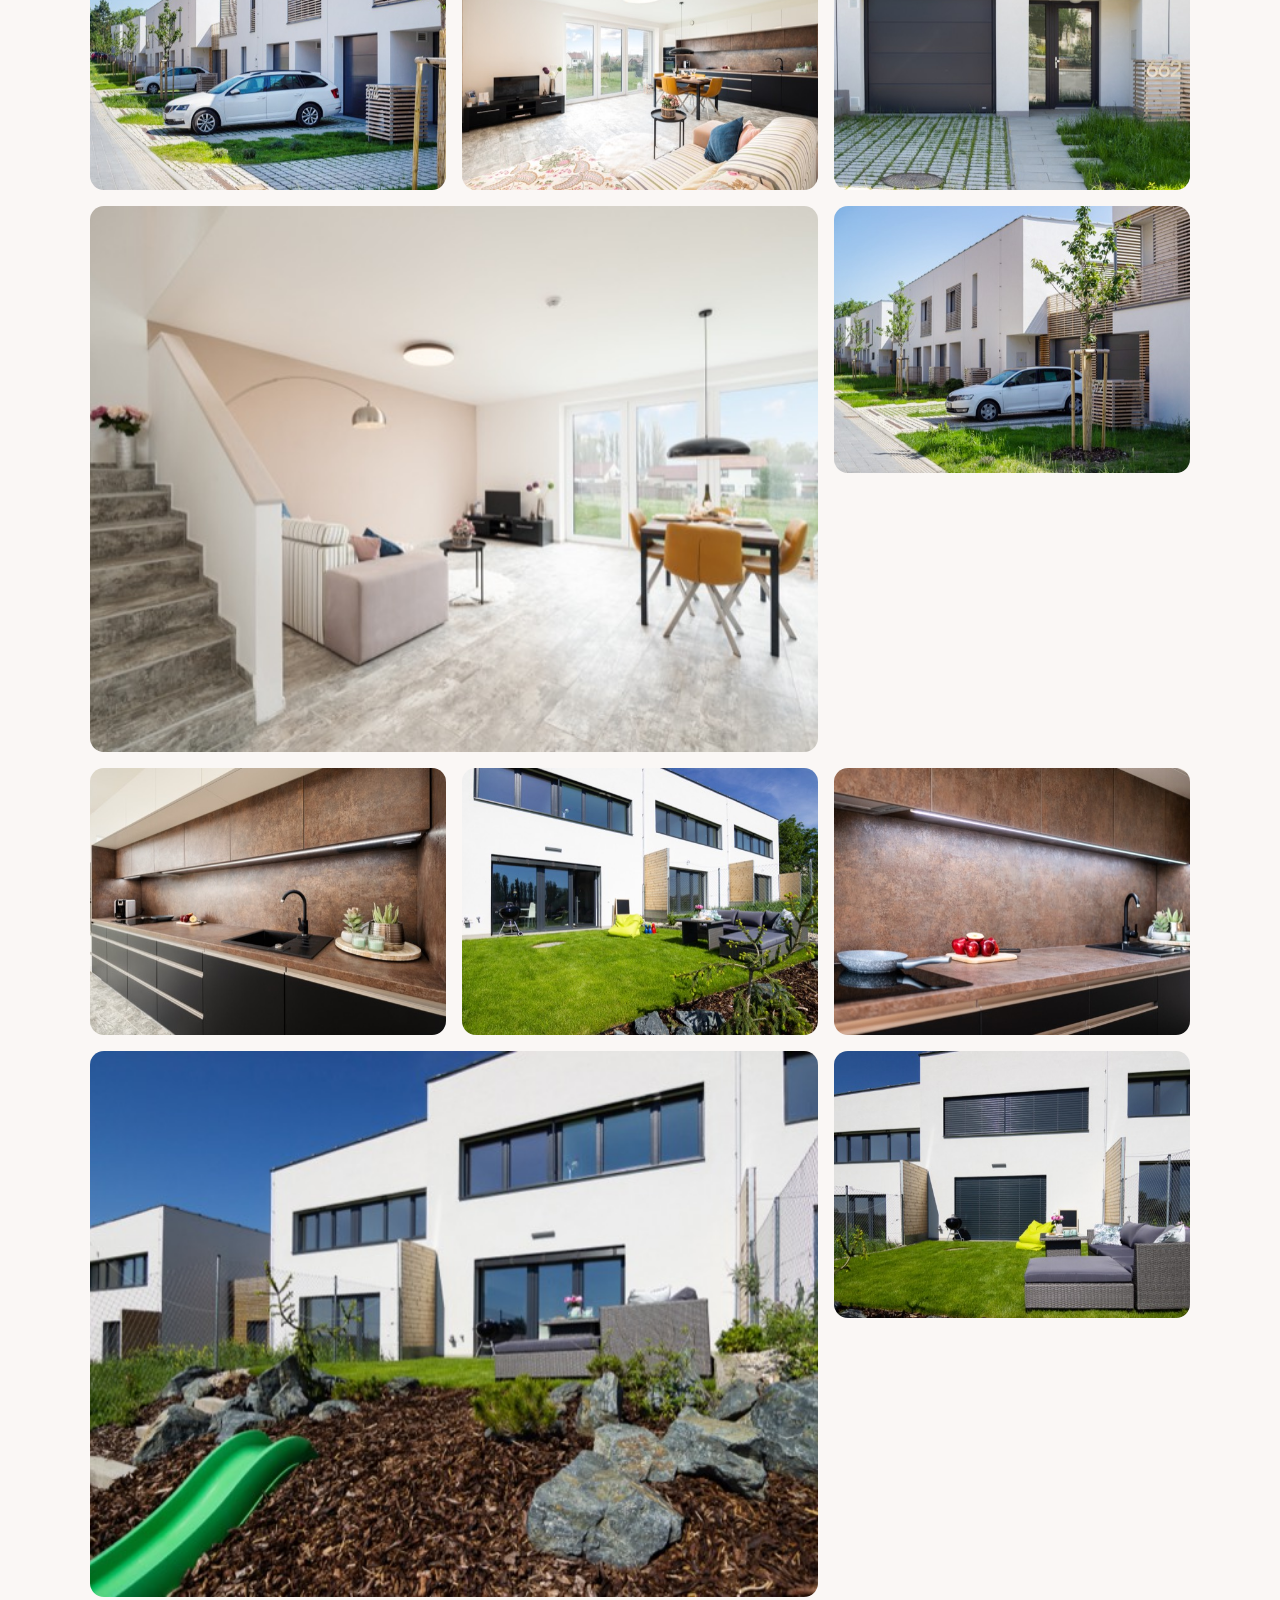
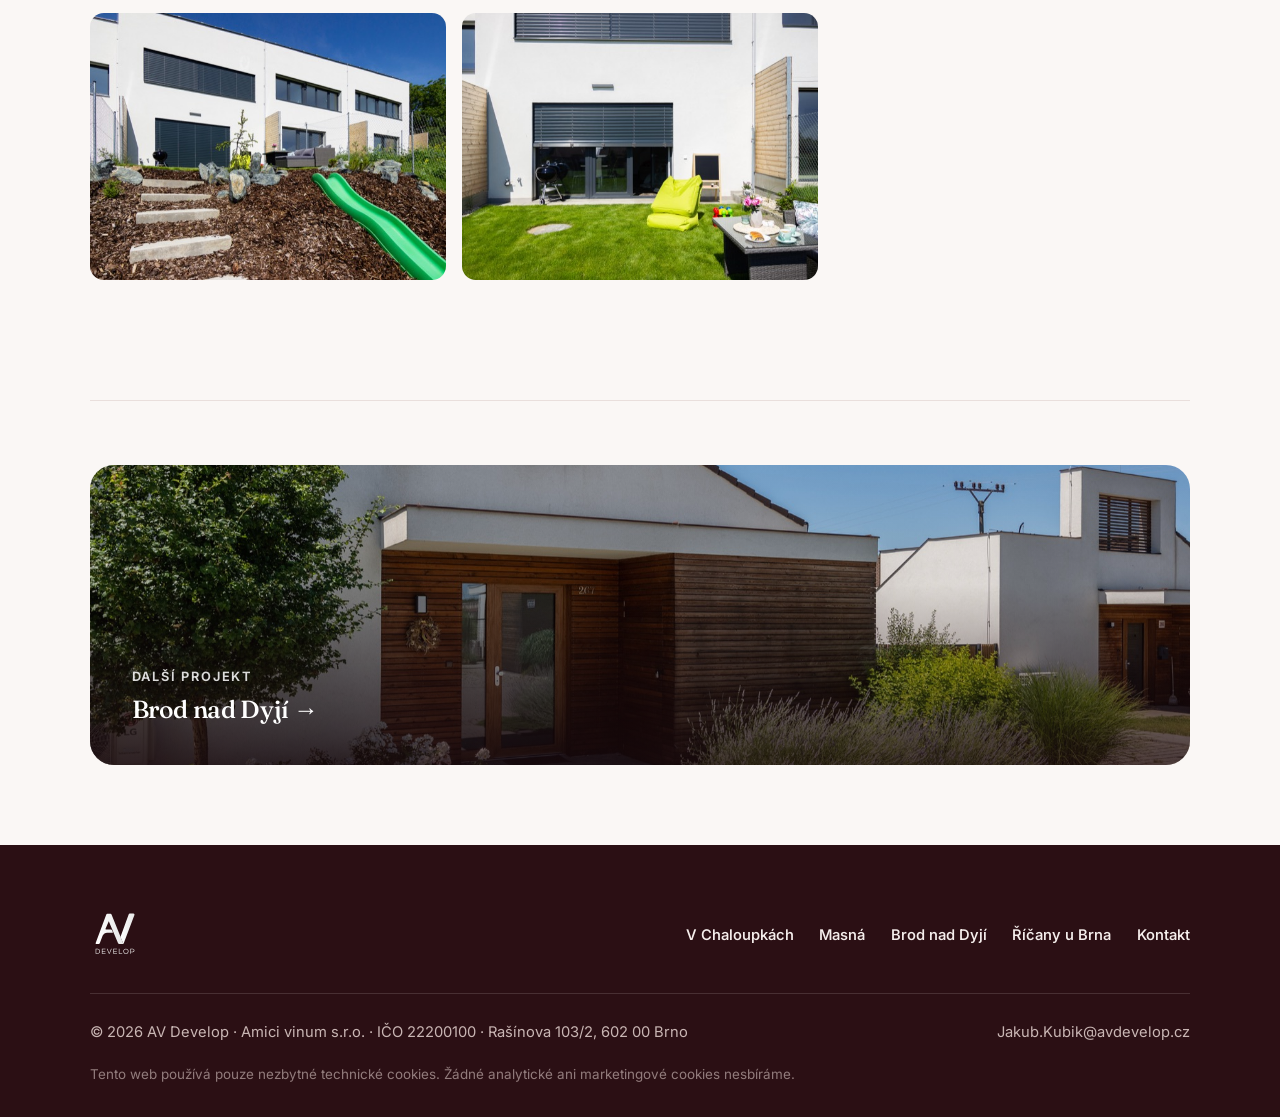
<file: ricany-u-brna.html>
<!DOCTYPE html>
<html lang="cs">
<head>
  <meta charset="UTF-8">
  <meta name="viewport" content="width=device-width, initial-scale=1">
  <title>Říčany u Brna – řadové domy se zahradami | AV Develop</title>
  <meta name="description" content="Řadové rodinné domy se zahradami v Říčanech u Brna — dokončený developerský projekt společnosti Amici vinum s.r.o. (AV Develop) z Brna. Kompletně vyprodáno.">
  <script>document.documentElement.classList.add('html-js');</script>

  <!-- TODO: po nasazení potvrdit doménu (canonical + OG URL) -->
  <link rel="canonical" href="https://avdevelop.cz/ricany-u-brna.html">
  <meta property="og:type" content="website">
  <meta property="og:locale" content="cs_CZ">
  <meta property="og:site_name" content="AV Develop">
  <meta property="og:title" content="Říčany u Brna – řadové domy se zahradami | AV Develop">
  <meta property="og:description" content="Řadové rodinné domy se zahradami a garážemi, patnáct minut od Brna. Dokončeno a vyprodáno.">
  <meta property="og:url" content="https://avdevelop.cz/ricany-u-brna.html">
  <meta property="og:image" content="https://avdevelop.cz/assets/img/og/og-image.jpg">
  <meta name="twitter:card" content="summary_large_image">

  <link rel="icon" type="image/svg+xml" href="assets/favicon.svg">
  <link rel="icon" type="image/png" sizes="64x64" href="assets/favicon-64.png">
  <link rel="apple-touch-icon" href="assets/apple-touch-icon.png">

  <link rel="preconnect" href="https://fonts.googleapis.com">
  <link rel="preconnect" href="https://fonts.gstatic.com" crossorigin>
  <link href="https://fonts.googleapis.com/css2?family=Fraunces:opsz,wght@9..144,400..620&family=Inter:wght@400..700&display=swap" rel="stylesheet">

  <link rel="stylesheet" href="assets/css/style.css">

  <script type="application/ld+json">
  {
    "@context": "https://schema.org",
    "@graph": [
      {
        "@type": "Residence",
        "@id": "https://avdevelop.cz/ricany-u-brna.html#projekt",
        "name": "Řadové domy Říčany u Brna",
        "description": "Ulice řadových rodinných domů se zahradami a garážemi v Říčanech u Brna. Developerský projekt navrhla a realizovala společnost Amici vinum s.r.o. pod značkou AV Develop. Dokončeno a vyprodáno.",
        "url": "https://avdevelop.cz/ricany-u-brna.html",
        "image": "https://avdevelop.cz/assets/img/ricany/gallery/ricany-01.jpg",
        "address": {
          "@type": "PostalAddress",
          "addressLocality": "Říčany",
          "addressRegion": "Jihomoravský kraj",
          "addressCountry": "CZ"
        },
        "creator": { "@id": "https://avdevelop.cz/#organizace" }
      },
      {
        "@type": "Organization",
        "@id": "https://avdevelop.cz/#organizace",
        "name": "Amici vinum s.r.o.",
        "alternateName": ["AV Develop", "Amici vinum"],
        "url": "https://avdevelop.cz/",
        "email": "Jakub.Kubik@avdevelop.cz",
        "identifier": "22200100",
        "address": {
          "@type": "PostalAddress",
          "streetAddress": "Rašínova 103/2",
          "addressLocality": "Brno",
          "postalCode": "602 00",
          "addressCountry": "CZ"
        }
      },
      {
        "@type": "BreadcrumbList",
        "itemListElement": [
          { "@type": "ListItem", "position": 1, "name": "AV Develop", "item": "https://avdevelop.cz/" },
          { "@type": "ListItem", "position": 2, "name": "Říčany u Brna", "item": "https://avdevelop.cz/ricany-u-brna.html" }
        ]
      }
    ]
  }
  </script>
</head>
<body>

  <header class="nav" id="nav">
    <div class="container nav__inner">
      <a class="nav__logo" href="index.html" aria-label="AV Develop – úvod">
        <img class="logo-white" src="assets/img/logo/logo-white.svg" alt="AV Develop" width="68" height="68">
        <img class="logo-color" src="assets/img/logo/logo-color.svg" alt="" width="68" height="68" aria-hidden="true">
      </a>
      <nav class="nav__links" aria-label="Hlavní navigace">
        <a href="index.html#projekty">Projekty</a>
        <a href="index.html#kontakt">Kontakt</a>
        <a class="btn btn--primary" href="mailto:Jakub.Kubik@avdevelop.cz">Napište nám</a>
      </nav>
      <button class="nav__burger" id="navBurger" aria-label="Otevřít menu" aria-expanded="false" aria-controls="navOverlay">
        <span></span><span></span><span></span>
      </button>
    </div>
    <div class="nav__overlay" id="navOverlay">
      <a href="index.html#projekty">Projekty</a>
      <a href="index.html#kontakt">Kontakt</a>
      <a href="mailto:Jakub.Kubik@avdevelop.cz">Napište nám</a>
    </div>
  </header>

  <main>

    <section class="hero hero--project">
      <div class="hero__bg" style="background-image: url('assets/img/ricany/hero-1920.jpg')" role="img" aria-label="Řadové rodinné domy s dřevěnými slunolamy v Říčanech u Brna"></div>
      <div class="hero__scrim"></div>
      <div class="container hero__content">
        <a class="hero__back" href="index.html#projekty">← Všechny projekty</a>
        <h1 class="h1 hero__title">Říčany u Brna</h1>
        <p class="hero__lead">Řadové domy se&nbsp;zahradami na&nbsp;dosah města</p>
        <div class="hero__cta"><span class="badge">Dokončeno · Vyprodáno</span></div>
      </div>
    </section>

    <section class="section section--tight">
      <div class="container">
        <div class="facts reveal">
          <div class="fact">
            <strong>Lokalita</strong>
            <span>Říčany u&nbsp;Brna, okres Brno-venkov</span>
          </div>
          <div class="fact">
            <strong>Typ výstavby</strong>
            <span>Řadové rodinné domy</span>
          </div>
          <div class="fact">
            <strong>Stav</strong>
            <span>Dokončeno a&nbsp;prodáno</span>
          </div>
        </div>
      </div>
    </section>

    <section class="section" style="padding-top: 0">
      <div class="container">
        <div class="gallery" id="gallery">
          <a href="assets/img/ricany/gallery/ricany-01.jpg"><img src="assets/img/ricany/thumbs/ricany-01.jpg" alt="Řadové domy s dřevěnými slunolamy a předzahrádkami" width="640" height="426" loading="lazy"></a>
          <a href="assets/img/ricany/gallery/ricany-02.jpg"><img src="assets/img/ricany/thumbs/ricany-02.jpg" alt="Kuchyň s jídelním stolem a výhledem do zeleně" width="640" height="426" loading="lazy"></a>
          <a href="assets/img/ricany/gallery/ricany-03.jpg"><img src="assets/img/ricany/thumbs/ricany-03.jpg" alt="Ulice řadových domů s parkovacími stáními a stromy" width="640" height="426" loading="lazy"></a>
          <a href="assets/img/ricany/gallery/ricany-04.jpg"><img src="assets/img/ricany/thumbs/ricany-04.jpg" alt="Obývací pokoj s kuchyňským koutem a jídelnou" width="640" height="426" loading="lazy"></a>
          <a href="assets/img/ricany/gallery/ricany-05.jpg"><img src="assets/img/ricany/thumbs/ricany-05.jpg" alt="Vstup do domu s garáží a dřevěným číslem popisným" width="640" height="426" loading="lazy"></a>
          <a href="assets/img/ricany/gallery/ricany-06.jpg"><img src="assets/img/ricany/thumbs/ricany-06.jpg" alt="Světlý obývací pokoj se schodištěm a jídelním koutem" width="640" height="426" loading="lazy"></a>
          <a href="assets/img/ricany/gallery/ricany-07.jpg"><img src="assets/img/ricany/thumbs/ricany-07.jpg" alt="Řadové domy podél ulice se vzrostlými stromky" width="640" height="426" loading="lazy"></a>
          <a href="assets/img/ricany/gallery/ricany-08.jpg"><img src="assets/img/ricany/thumbs/ricany-08.jpg" alt="Moderní kuchyňská linka s černými spotřebiči" width="640" height="426" loading="lazy"></a>
          <a href="assets/img/ricany/gallery/ricany-09.jpg"><img src="assets/img/ricany/thumbs/ricany-09.jpg" alt="Zahrada za domem s trávníkem a posezením" width="640" height="426" loading="lazy"></a>
          <a href="assets/img/ricany/gallery/ricany-10.jpg"><img src="assets/img/ricany/thumbs/ricany-10.jpg" alt="Detail kuchyňské linky s dřezem a osvětlením" width="640" height="426" loading="lazy"></a>
          <a href="assets/img/ricany/gallery/ricany-11.jpg"><img src="assets/img/ricany/thumbs/ricany-11.jpg" alt="Zahrada se skluzavkou a skalkou ve svahu" width="640" height="426" loading="lazy"></a>
          <a href="assets/img/ricany/gallery/ricany-12.jpg"><img src="assets/img/ricany/thumbs/ricany-12.jpg" alt="Zahradní posezení s výhledem do krajiny" width="640" height="426" loading="lazy"></a>
          <a href="assets/img/ricany/gallery/ricany-13.jpg"><img src="assets/img/ricany/thumbs/ricany-13.jpg" alt="Fasáda domu se zahradou a terasou" width="640" height="426" loading="lazy"></a>
          <a href="assets/img/ricany/gallery/ricany-14.jpg"><img src="assets/img/ricany/thumbs/ricany-14.jpg" alt="Zahrada s terasou a grilem za řadovým domem" width="640" height="426" loading="lazy"></a>
        </div>
      </div>
    </section>

    <section class="section section--tight" style="padding-top: 0">
      <div class="container">
        <hr class="rule">
        <a class="next-project reveal" href="brod-nad-dyji.html">
          <img src="assets/img/brod/cover-1600.jpg" alt="" width="1600" height="1067" loading="lazy">
          <div class="next-project__body">
            <span>Další projekt</span>
            <h2 class="h3">Brod nad Dyjí →</h2>
          </div>
        </a>
      </div>
    </section>
  </main>

  <footer class="footer">
    <div class="container">
      <div class="footer__top">
        <a href="index.html" aria-label="AV Develop – úvod">
          <img src="assets/img/logo/logo-white.svg" alt="AV Develop" width="136" height="52" loading="lazy">
        </a>
        <nav class="footer__nav" aria-label="Patičková navigace">
          <a href="rezidence-v-chaloupkach.html">V Chaloupkách</a>
          <a href="masna.html">Masná</a>
          <a href="brod-nad-dyji.html">Brod nad Dyjí</a>
          <a href="ricany-u-brna.html">Říčany u Brna</a>
          <a href="index.html#kontakt">Kontakt</a>
        </nav>
      </div>
      <div class="footer__bottom">
        <p>© 2026 AV Develop · Amici vinum s.r.o. · IČO 22200100 · Rašínova 103/2, 602&nbsp;00 Brno</p>
        <p><a href="mailto:Jakub.Kubik@avdevelop.cz">Jakub.Kubik@avdevelop.cz</a></p>
      </div>
      <p class="footer__note">Tento web používá pouze nezbytné technické cookies. Žádné analytické ani marketingové cookies nesbíráme.</p>
    </div>
  </footer>

  <script src="assets/js/main.js" defer></script>
  <script src="assets/js/lightbox.js" defer></script>
</body>
</html>
</file>
<file: assets/css/style.css>
/* ============================================================
   AV Develop — avdevelop.cz
   Čisté CSS bez závislostí. Barvy vychází z vínového loga.
   ============================================================ */

:root {
  --wine: #963b3c;
  --wine-deep: #571820;
  --wine-ink: #2b0f14;
  --bg: #faf7f5;
  --surface: #ffffff;
  --text: #211a1b;
  --muted: #6f6264;
  --line: #e9dfdc;
  --on-dark: #f5eeec;
  --on-dark-muted: #c9b6b4;
  --grad: linear-gradient(135deg, #963b3c, #571820);
  --radius: 18px;
  --shadow-sm: 0 1px 2px rgba(43, 15, 20, 0.06), 0 4px 12px rgba(43, 15, 20, 0.05);
  --shadow-md: 0 2px 6px rgba(43, 15, 20, 0.07), 0 16px 40px rgba(43, 15, 20, 0.12);
  --ease: cubic-bezier(0.22, 0.61, 0.36, 1);
  --nav-h: 88px;
  --font-display: "Fraunces", Georgia, "Times New Roman", serif;
  --font-body: "Inter", -apple-system, BlinkMacSystemFont, "Segoe UI", Roboto, "Helvetica Neue", Arial, sans-serif;
}

/* ---------- Reset ---------- */
*, *::before, *::after { box-sizing: border-box; margin: 0; padding: 0; }

html {
  -webkit-text-size-adjust: 100%;
  scroll-padding-top: calc(var(--nav-h) + 12px);
}
@media (prefers-reduced-motion: no-preference) {
  html { scroll-behavior: smooth; }
}

body {
  font-family: var(--font-body);
  font-size: 1rem;
  line-height: 1.7;
  color: var(--text);
  background: var(--bg);
  -webkit-font-smoothing: antialiased;
  overflow-x: hidden;
}

img { display: block; max-width: 100%; height: auto; }
a { color: var(--wine); text-decoration: none; }
ul { list-style: none; }
button { font: inherit; background: none; border: none; cursor: pointer; color: inherit; }

::selection { background: var(--wine); color: #fff; }

/* ---------- Typografie ---------- */
h1, h2, h3 {
  font-family: var(--font-display);
  font-weight: 520;
  line-height: 1.12;
  letter-spacing: -0.015em;
  text-wrap: balance;
}

.h1 { font-size: clamp(2.5rem, 6.5vw, 4.4rem); }
.h2 { font-size: clamp(1.9rem, 4vw, 2.9rem); }
.h3 { font-size: clamp(1.25rem, 2.2vw, 1.55rem); }

.eyebrow {
  display: inline-block;
  font-size: 0.78rem;
  font-weight: 600;
  letter-spacing: 0.16em;
  text-transform: uppercase;
  color: var(--wine);
  margin-bottom: 1.1rem;
}

.lead {
  font-size: clamp(1.05rem, 1.6vw, 1.2rem);
  color: var(--muted);
  max-width: 38em;
}

/* ---------- Layout ---------- */
.container {
  width: 100%;
  max-width: 1180px;
  margin-inline: auto;
  padding-inline: clamp(1.25rem, 4vw, 2.5rem);
}

.section { padding-block: clamp(4.5rem, 10vw, 7.5rem); }
.section--tight { padding-block: clamp(3rem, 7vw, 5rem); }

/* ---------- Tlačítka ---------- */
.btn {
  display: inline-flex;
  align-items: center;
  gap: 0.6rem;
  padding: 0.95rem 1.7rem;
  border-radius: 999px;
  font-weight: 600;
  font-size: 0.98rem;
  line-height: 1.2;
  transition: transform 0.35s var(--ease), box-shadow 0.35s var(--ease), filter 0.35s var(--ease), background-color 0.35s var(--ease), border-color 0.35s var(--ease);
  will-change: transform;
}
.btn .arr { transition: transform 0.35s var(--ease); }
.btn:hover .arr { transform: translateX(4px); }

.btn--primary {
  background: var(--grad);
  color: #fff;
  box-shadow: 0 6px 20px rgba(87, 24, 32, 0.32);
}
.btn--primary:hover { filter: brightness(1.12); transform: translateY(-2px); box-shadow: 0 10px 28px rgba(87, 24, 32, 0.4); }

.btn--ghost {
  color: #fff;
  border: 1.5px solid rgba(255, 255, 255, 0.55);
  backdrop-filter: blur(6px);
}
.btn--ghost:hover { border-color: #fff; background: rgba(255, 255, 255, 0.12); transform: translateY(-2px); }

.btn--outline {
  color: var(--wine);
  border: 1.5px solid var(--wine);
}
.btn--outline:hover { background: var(--wine); color: #fff; transform: translateY(-2px); }

/* ---------- Navigace ---------- */
.nav {
  position: fixed;
  inset: 0 0 auto 0;
  z-index: 100;
  height: var(--nav-h);
  display: flex;
  align-items: center;
  transition: background-color 0.4s var(--ease), box-shadow 0.4s var(--ease), backdrop-filter 0.4s var(--ease);
}
.nav__inner {
  display: flex;
  align-items: center;
  justify-content: space-between;
  gap: 1.5rem;
}
.nav__logo { display: block; position: relative; z-index: 102; }
.nav__logo img { height: 68px; width: auto; }
.nav__logo .logo-color { display: none; }

.nav__links {
  display: flex;
  align-items: center;
  gap: clamp(1.2rem, 3vw, 2.4rem);
}
.nav__links a:not(.btn) {
  position: relative;
  color: #fff;
  font-weight: 550;
  font-size: 0.97rem;
  padding-block: 0.3rem;
}
.nav__links a:not(.btn)::after {
  content: "";
  position: absolute;
  left: 0; right: 0; bottom: 0;
  height: 2px;
  background: currentColor;
  border-radius: 2px;
  transform: scaleX(0);
  transform-origin: left;
  transition: transform 0.35s var(--ease);
}
.nav__links a:not(.btn):hover::after { transform: scaleX(1); }
.nav__links .btn { padding: 0.62rem 1.25rem; font-size: 0.92rem; }

/* stav po scrollu */
.nav--solid {
  background: rgba(255, 255, 255, 0.88);
  backdrop-filter: blur(14px);
  -webkit-backdrop-filter: blur(14px);
  box-shadow: 0 1px 0 var(--line), 0 8px 30px rgba(43, 15, 20, 0.06);
}
.nav--solid .nav__logo .logo-white { display: none; }
.nav--solid .nav__logo .logo-color { display: block; }
.nav--solid .nav__links a:not(.btn) { color: var(--text); }

/* hamburger */
.nav__burger {
  display: none;
  position: relative;
  z-index: 102;
  width: 44px;
  height: 44px;
  border-radius: 12px;
}
.nav__burger span {
  position: absolute;
  left: 11px;
  width: 22px;
  height: 2px;
  border-radius: 2px;
  background: #fff;
  transition: transform 0.35s var(--ease), opacity 0.25s var(--ease), background-color 0.35s var(--ease), top 0.35s var(--ease);
}
.nav--solid .nav__burger span { background: var(--text); }
.nav__burger span:nth-child(1) { top: 15px; }
.nav__burger span:nth-child(2) { top: 21px; }
.nav__burger span:nth-child(3) { top: 27px; }

body.menu-open .nav__burger span { background: #fff; }
body.menu-open .nav__burger span:nth-child(1) { top: 21px; transform: rotate(45deg); }
body.menu-open .nav__burger span:nth-child(2) { opacity: 0; }
body.menu-open .nav__burger span:nth-child(3) { top: 21px; transform: rotate(-45deg); }

/* mobilní menu overlay */
.nav__overlay {
  position: fixed;
  inset: 0;
  z-index: 101;
  background: var(--wine-ink);
  display: flex;
  flex-direction: column;
  align-items: center;
  justify-content: center;
  gap: 2rem;
  opacity: 0;
  visibility: hidden;
  transition: opacity 0.4s var(--ease), visibility 0.4s var(--ease);
}
.nav__overlay a {
  color: var(--on-dark);
  font-family: var(--font-display);
  font-size: clamp(1.7rem, 6vw, 2.4rem);
  opacity: 0;
  transform: translateY(14px);
  transition: opacity 0.45s var(--ease), transform 0.45s var(--ease), color 0.3s;
}
.nav__overlay a:hover { color: #fff; }
body.menu-open .nav__overlay { opacity: 1; visibility: visible; }
body.menu-open .nav__overlay a { opacity: 1; transform: none; }
body.menu-open .nav__overlay a:nth-child(1) { transition-delay: 0.08s; }
body.menu-open .nav__overlay a:nth-child(2) { transition-delay: 0.14s; }
body.menu-open .nav__overlay a:nth-child(3) { transition-delay: 0.2s; }
body.menu-open .nav__overlay a:nth-child(4) { transition-delay: 0.26s; }
body.menu-open { overflow: hidden; }

@media (max-width: 820px) {
  .nav__links { display: none; }
  .nav__burger { display: block; }
}

/* ---------- Hero ---------- */
.hero {
  position: relative;
  min-height: 100svh;
  display: flex;
  align-items: flex-end;
  color: #fff;
  isolation: isolate;
  overflow: hidden;
}
.hero--project { min-height: min(72svh, 720px); }

.hero__bg {
  position: absolute;
  inset: 0;
  z-index: -2;
  background-size: cover;
  background-position: center;
}
.html-js .hero__bg { animation: heroZoom 6.5s var(--ease) both; }
@keyframes heroZoom {
  from { transform: scale(1.07); }
  to { transform: scale(1); }
}

.hero__scrim {
  position: absolute;
  inset: 0;
  z-index: -1;
  background:
    linear-gradient(to bottom, rgba(28, 10, 13, 0.38) 0%, rgba(28, 10, 13, 0.08) 38%, rgba(28, 10, 13, 0.62) 100%);
}

.hero__content {
  padding-block: clamp(5.5rem, 12vh, 8.5rem);
}
.hero .eyebrow { color: #fff; opacity: 0.88; }
.hero__title {
  max-width: 15ch;
  text-shadow: 0 2px 24px rgba(20, 8, 10, 0.45);
}
.hero__lead {
  margin-top: 1.4rem;
  max-width: 34em;
  font-size: clamp(1.05rem, 1.7vw, 1.25rem);
  color: rgba(255, 255, 255, 0.92);
  text-shadow: 0 1px 14px rgba(20, 8, 10, 0.4);
}
.hero__cta {
  display: flex;
  flex-wrap: wrap;
  gap: 0.9rem;
  margin-top: 2.2rem;
}

/* intro animace textu */
.html-js .hero__content > * {
  animation: fadeUp 0.9s var(--ease) both;
}
.html-js .hero__content > *:nth-child(1) { animation-delay: 0.15s; }
.html-js .hero__content > *:nth-child(2) { animation-delay: 0.26s; }
.html-js .hero__content > *:nth-child(3) { animation-delay: 0.37s; }
.html-js .hero__content > *:nth-child(4) { animation-delay: 0.48s; }
.html-js .hero__content > *:nth-child(5) { animation-delay: 0.59s; }
@keyframes fadeUp {
  from { opacity: 0; transform: translateY(26px); }
  to { opacity: 1; transform: none; }
}

/* scroll hint */
.hero__scroll {
  position: absolute;
  left: 50%;
  bottom: 1.6rem;
  transform: translateX(-50%);
  width: 26px;
  height: 42px;
  border: 1.5px solid rgba(255, 255, 255, 0.6);
  border-radius: 14px;
  opacity: 0.85;
}
.hero__scroll::after {
  content: "";
  position: absolute;
  left: 50%;
  top: 8px;
  width: 3px;
  height: 8px;
  border-radius: 3px;
  background: #fff;
  transform: translateX(-50%);
  animation: scrollHint 2.2s var(--ease) infinite;
}
@keyframes scrollHint {
  0% { opacity: 0; transform: translate(-50%, 0); }
  35% { opacity: 1; }
  100% { opacity: 0; transform: translate(-50%, 14px); }
}
@media (max-width: 600px) { .hero__scroll { display: none; } }

/* breadcrumb na projektových stránkách */
.hero__back {
  display: inline-flex;
  align-items: center;
  gap: 0.5rem;
  color: #fff;
  font-weight: 550;
  font-size: 0.95rem;
  opacity: 0.9;
  margin-bottom: 1.3rem;
}
.hero__back:hover { opacity: 1; }

.badge {
  display: inline-flex;
  align-items: center;
  gap: 0.45rem;
  padding: 0.42rem 0.95rem;
  border-radius: 999px;
  background: rgba(255, 255, 255, 0.14);
  border: 1px solid rgba(255, 255, 255, 0.35);
  backdrop-filter: blur(8px);
  font-size: 0.85rem;
  font-weight: 600;
  letter-spacing: 0.04em;
  color: #fff;
}
.badge::before {
  content: "";
  width: 7px;
  height: 7px;
  border-radius: 50%;
  background: #8fce8f;
}
.badge--prep::before { background: #ecc35c; }

/* ---------- Scroll reveal ---------- */
.html-js .reveal {
  opacity: 0;
  transform: translateY(26px);
  transition: opacity 0.75s var(--ease), transform 0.75s var(--ease);
  transition-delay: var(--reveal-delay, 0s);
  will-change: opacity, transform;
}
.html-js .reveal.is-visible {
  opacity: 1;
  transform: none;
}

/* ---------- Hero slider (rotující projekty) ---------- */
.slider {
  position: relative;
  display: grid;
  --slide-dur: 6.5s;
}
.slider .slide {
  grid-area: 1 / 1;
  opacity: 0;
  visibility: hidden;
  z-index: 0;
  transition: opacity 1.1s var(--ease), visibility 0s linear 1.1s;
}
.slider .slide.is-active {
  opacity: 1;
  visibility: visible;
  z-index: 1;
  transition: opacity 1.1s var(--ease);
}
.slide .hero__content {
  padding-bottom: clamp(7.5rem, 18vh, 11rem);
}
.slide .hero__title a { color: inherit; }

/* animace jen na aktivním slidu (restartují se při každém přepnutí) */
.html-js .slide .hero__bg { animation: none; }
.html-js .slide.is-active .hero__bg { animation: heroZoom 7s var(--ease) both; }
.html-js .slide .hero__content > * { animation: none; }
.html-js .slide.is-active .hero__content > * { animation: fadeUp 0.9s var(--ease) both; }
.html-js .slide.is-active .hero__content > *:nth-child(1) { animation-delay: 0.25s; }
.html-js .slide.is-active .hero__content > *:nth-child(2) { animation-delay: 0.36s; }
.html-js .slide.is-active .hero__content > *:nth-child(3) { animation-delay: 0.47s; }
.html-js .slide.is-active .hero__content > *:nth-child(4) { animation-delay: 0.58s; }

.slider__nav {
  position: absolute;
  left: 0;
  right: 0;
  bottom: 0;
  z-index: 5;
}
.slider__tabs {
  display: flex;
  flex-wrap: wrap;
  gap: clamp(1.2rem, 4vw, 2.8rem);
  padding-bottom: 1.5rem;
}
.slider__tab {
  color: #fff;
  opacity: 0.6;
  font-weight: 600;
  font-size: 0.95rem;
  text-align: left;
  padding-block: 0.6rem;
  transition: opacity 0.3s var(--ease);
}
.slider__tab:hover { opacity: 0.9; }
.slider__tab.is-active { opacity: 1; }
.slider__num {
  font-size: 0.78rem;
  opacity: 0.75;
  margin-right: 0.35rem;
  font-variant-numeric: tabular-nums;
}
.slider__bar {
  display: block;
  margin-top: 0.55rem;
  height: 2px;
  width: clamp(90px, 16vw, 190px);
  border-radius: 2px;
  background: rgba(255, 255, 255, 0.28);
  overflow: hidden;
  position: relative;
}
.slider__bar::after {
  content: "";
  position: absolute;
  inset: 0;
  background: #fff;
  border-radius: 2px;
  transform: scaleX(0);
  transform-origin: left;
}
.slider__tab.is-active .slider__bar::after {
  animation: slideBar var(--slide-dur) linear forwards;
}
@keyframes slideBar {
  to { transform: scaleX(1); }
}

/* ---------- Dlaždice projektů ---------- */
.tiles {
  display: grid;
  grid-template-columns: 1fr 1fr;
  gap: 1.4rem;
  margin-top: clamp(2.2rem, 5vw, 3.4rem);
}
.tiles .next-project { min-height: clamp(280px, 38vw, 420px); }
@media (max-width: 820px) {
  .tiles { grid-template-columns: 1fr; }
}

/* ---------- Skupina Amici vinum ---------- */
.group {
  background: var(--wine-ink);
  color: var(--on-dark);
  position: relative;
  overflow: hidden;
}
.group::before {
  content: "";
  position: absolute;
  top: -30%;
  right: -12%;
  width: 640px;
  height: 640px;
  border-radius: 50%;
  background: radial-gradient(circle, rgba(150, 59, 60, 0.3), transparent 65%);
  pointer-events: none;
}
.group .container { position: relative; }
.group h2 { color: #fff; }
.group .eyebrow { color: #d98f90; }
.group .lead { color: var(--on-dark-muted); }

.g-cards {
  display: grid;
  gap: 1.1rem;
  margin-top: clamp(2.2rem, 5vw, 3.2rem);
}
.g-card {
  border: 1px solid rgba(245, 238, 236, 0.14);
  background: rgba(245, 238, 236, 0.05);
  border-radius: var(--radius);
  padding: 1.7rem 1.8rem;
  transition: border-color 0.4s var(--ease), background-color 0.4s var(--ease), transform 0.4s var(--ease);
}
.g-card:hover { border-color: rgba(245, 238, 236, 0.3); transform: translateY(-3px); }
.g-card strong {
  display: block;
  font-family: var(--font-display);
  font-size: 1.3rem;
  font-weight: 550;
  letter-spacing: -0.01em;
  color: #fff;
}
.g-card__tag {
  display: inline-block;
  font-size: 0.72rem;
  font-weight: 650;
  letter-spacing: 0.12em;
  text-transform: uppercase;
  padding: 0.32rem 0.75rem;
  border-radius: 999px;
  border: 1px solid rgba(245, 238, 236, 0.28);
  color: var(--on-dark-muted);
  margin-bottom: 1rem;
}
.g-card--parent .g-card__tag {
  background: var(--grad);
  border-color: transparent;
  color: #fff;
}
.g-card p { margin-top: 0.65rem; font-size: 0.96rem; color: var(--on-dark-muted); }
.g-card__meta { margin-top: 1rem; font-size: 0.82rem; color: rgba(201, 182, 180, 0.72); }
.g-card a { color: #fff; border-bottom: 1px solid rgba(255, 255, 255, 0.4); transition: border-color 0.3s; }
.g-card a:hover { border-color: #fff; }

.g-card--parent {
  background: linear-gradient(135deg, rgba(150, 59, 60, 0.26), rgba(87, 24, 32, 0.12));
  border-color: rgba(150, 59, 60, 0.5);
}
.g-card--parent p { max-width: 62ch; }

.g-grid {
  display: grid;
  grid-template-columns: repeat(2, 1fr);
  gap: 1.1rem;
}
@media (max-width: 860px) { .g-grid { grid-template-columns: 1fr; } }

.g-status {
  display: inline-flex;
  align-items: center;
  gap: 0.45rem;
  margin-top: 1rem;
  font-size: 0.82rem;
  font-weight: 600;
  color: var(--on-dark);
}
.g-status::before {
  content: "";
  width: 7px;
  height: 7px;
  border-radius: 50%;
  background: #ecc35c;
}

.g-card--future {
  border-style: dashed;
  background: transparent;
}
.g-card--future:hover { background: rgba(245, 238, 236, 0.04); }
.g-card--future strong { color: var(--on-dark-muted); }
.g-plus {
  width: 42px;
  height: 42px;
  border-radius: 50%;
  border: 1.5px dashed rgba(245, 238, 236, 0.4);
  display: grid;
  place-items: center;
  font-size: 1.4rem;
  line-height: 1;
  color: var(--on-dark-muted);
  margin-bottom: 1rem;
}

/* životní cyklus projektu */
.g-steps {
  display: grid;
  grid-template-columns: repeat(4, 1fr);
  gap: clamp(1.1rem, 3vw, 2rem);
  margin-top: clamp(2.6rem, 6vw, 4rem);
  padding-top: clamp(1.8rem, 4vw, 2.6rem);
  border-top: 1px solid rgba(245, 238, 236, 0.14);
}
.g-step .num {
  display: block;
  font-family: var(--font-display);
  font-size: 2.1rem;
  font-weight: 550;
  background: linear-gradient(135deg, #d98f90, #963b3c);
  -webkit-background-clip: text;
  background-clip: text;
  color: transparent;
}
.g-step h3 {
  font-family: var(--font-body);
  font-size: 1rem;
  font-weight: 650;
  letter-spacing: 0;
  color: #fff;
  margin-top: 0.4rem;
}
.g-step p { font-size: 0.89rem; color: var(--on-dark-muted); margin-top: 0.4rem; }
@media (max-width: 860px) { .g-steps { grid-template-columns: 1fr 1fr; } }
@media (max-width: 540px) { .g-steps { grid-template-columns: 1fr; } }

/* ---------- Poznámka k vizualizacím ---------- */
.viz-note {
  margin-top: 1rem;
  font-size: 0.87rem;
  color: var(--muted);
}

/* ---------- Oddělovací linka ---------- */
.rule {
  border: 0;
  height: 1px;
  background: var(--line);
  margin: 0 0 clamp(2.5rem, 6vw, 4rem);
}

/* ---------- Poznámka v patičce ---------- */
.footer__note {
  margin-top: 1.1rem;
  font-size: 0.84rem;
  opacity: 0.65;
}

/* ---------- Přístupnost ---------- */
.sr-only {
  position: absolute;
  width: 1px;
  height: 1px;
  padding: 0;
  margin: -1px;
  overflow: hidden;
  clip: rect(0 0 0 0);
  white-space: nowrap;
  border: 0;
}

/* ---------- Kontakt ---------- */
.contact__grid {
  display: grid;
  grid-template-columns: 1fr 1fr;
  gap: clamp(2rem, 6vw, 5rem);
  align-items: start;
}
.contact__mail {
  font-family: var(--font-display);
  font-size: clamp(1.4rem, 3.4vw, 2.2rem);
  font-weight: 520;
  color: var(--wine);
  display: inline-flex;
  align-items: center;
  gap: 0.7rem;
  border-bottom: 2px solid transparent;
  transition: border-color 0.3s var(--ease);
  word-break: break-word;
}
.contact__mail:hover { border-color: var(--wine); }
.contact__list { display: grid; gap: 1.5rem; }
.contact__item strong {
  display: block;
  font-size: 0.8rem;
  font-weight: 650;
  letter-spacing: 0.14em;
  text-transform: uppercase;
  color: var(--muted);
  margin-bottom: 0.3rem;
}
@media (max-width: 820px) {
  .contact__grid { grid-template-columns: 1fr; }
}

/* ---------- Patička ---------- */
.footer {
  background: var(--wine-ink);
  color: var(--on-dark-muted);
  padding-block: clamp(2.5rem, 6vw, 4rem) 2rem;
  font-size: 0.92rem;
}
.footer__top {
  display: flex;
  flex-wrap: wrap;
  align-items: center;
  justify-content: space-between;
  gap: 1.6rem;
  padding-bottom: 2rem;
  border-bottom: 1px solid rgba(245, 238, 236, 0.14);
}
.footer__top img { height: 52px; width: auto; }
.footer__nav { display: flex; flex-wrap: wrap; gap: 1.6rem; }
.footer__nav a { color: var(--on-dark); font-weight: 550; }
.footer__nav a:hover { color: #fff; }
.footer__bottom {
  display: flex;
  flex-wrap: wrap;
  justify-content: space-between;
  gap: 0.8rem;
  padding-top: 1.6rem;
}
.footer__bottom a { color: inherit; }
.footer__bottom a:hover { color: #fff; }

/* ---------- Stránka projektu ---------- */
.facts {
  display: grid;
  grid-template-columns: repeat(3, 1fr);
  border: 1px solid var(--line);
  border-radius: var(--radius);
  background: var(--surface);
  box-shadow: var(--shadow-sm);
  overflow: hidden;
}
.fact {
  padding: 1.5rem 1.7rem;
}
.fact + .fact { border-left: 1px solid var(--line); }
.fact strong {
  display: block;
  font-size: 0.78rem;
  font-weight: 650;
  letter-spacing: 0.14em;
  text-transform: uppercase;
  color: var(--muted);
  margin-bottom: 0.35rem;
}
.fact span { font-weight: 600; font-size: 1.05rem; }
@media (max-width: 720px) {
  .facts { grid-template-columns: 1fr; }
  .fact + .fact { border-left: 0; border-top: 1px solid var(--line); }
}

.project-intro { max-width: 62ch; }
.project-intro p + p { margin-top: 1rem; }

/* ---------- Galerie ---------- */
.gallery {
  display: grid;
  grid-template-columns: repeat(3, 1fr);
  gap: 1rem;
  margin-top: clamp(2rem, 5vw, 3rem);
}
.gallery a {
  position: relative;
  display: block;
  border-radius: 14px;
  overflow: hidden;
  aspect-ratio: 4 / 3;
  background: var(--line);
}
.gallery a:nth-child(5n + 1) { grid-column: span 2; }
.gallery img {
  width: 100%;
  height: 100%;
  object-fit: cover;
  transition: transform 0.8s var(--ease);
}
.gallery a::after {
  content: "";
  position: absolute;
  inset: 0;
  background: linear-gradient(to top, rgba(43, 15, 20, 0.28), transparent 45%);
  opacity: 0;
  transition: opacity 0.4s var(--ease);
}
.gallery a:hover img { transform: scale(1.05); }
.gallery a:hover::after { opacity: 1; }
@media (max-width: 900px) {
  .gallery { grid-template-columns: repeat(2, 1fr); }
  .gallery a:nth-child(5n + 1) { grid-column: span 1; }
  .gallery a:nth-child(3n + 1) { grid-column: span 2; }
}
@media (max-width: 560px) {
  .gallery { grid-template-columns: 1fr; }
  .gallery a { grid-column: span 1 !important; }
}

/* další projekt */
.next-project {
  position: relative;
  border-radius: calc(var(--radius) + 6px);
  overflow: hidden;
  color: #fff;
  min-height: 300px;
  display: flex;
  align-items: flex-end;
  isolation: isolate;
}
.next-project img {
  position: absolute;
  inset: 0;
  z-index: -2;
  width: 100%;
  height: 100%;
  object-fit: cover;
  transition: transform 0.9s var(--ease);
}
.next-project::after {
  content: "";
  position: absolute;
  inset: 0;
  z-index: -1;
  background: linear-gradient(to top, rgba(28, 10, 13, 0.72), rgba(28, 10, 13, 0.08) 60%);
}
.next-project:hover img { transform: scale(1.04); }
.next-project__body { padding: clamp(1.6rem, 4vw, 2.6rem); }
.next-project__body span {
  font-size: 0.8rem;
  font-weight: 650;
  letter-spacing: 0.14em;
  text-transform: uppercase;
  opacity: 0.85;
}
.next-project__body .h3 { color: #fff; margin-top: 0.4rem; }

/* ---------- Lightbox ---------- */
.lightbox {
  position: fixed;
  inset: 0;
  z-index: 200;
  display: none;
  align-items: center;
  justify-content: center;
  background: rgba(24, 8, 11, 0.94);
  backdrop-filter: blur(10px);
  -webkit-backdrop-filter: blur(10px);
}
.lightbox.is-open { display: flex; }
.lightbox__img {
  max-width: min(92vw, 1500px);
  max-height: 84vh;
  object-fit: contain;
  border-radius: 8px;
  box-shadow: 0 30px 80px rgba(0, 0, 0, 0.55);
  animation: lbIn 0.35s var(--ease);
}
@keyframes lbIn {
  from { opacity: 0; transform: scale(0.965); }
  to { opacity: 1; transform: none; }
}
.lightbox__counter {
  position: absolute;
  top: 1.2rem;
  left: 1.5rem;
  color: rgba(255, 255, 255, 0.75);
  font-size: 0.92rem;
  font-weight: 550;
  letter-spacing: 0.08em;
}
.lightbox__btn {
  position: absolute;
  display: grid;
  place-items: center;
  width: 52px;
  height: 52px;
  border-radius: 50%;
  color: #fff;
  background: rgba(255, 255, 255, 0.09);
  border: 1px solid rgba(255, 255, 255, 0.22);
  transition: background-color 0.3s var(--ease), transform 0.3s var(--ease);
}
.lightbox__btn:hover { background: rgba(255, 255, 255, 0.2); transform: scale(1.06); }
.lightbox__btn svg { width: 22px; height: 22px; }
.lightbox__close { top: 1.1rem; right: 1.3rem; }
.lightbox__prev { left: 1.3rem; top: 50%; transform: translateY(-50%); }
.lightbox__next { right: 1.3rem; top: 50%; transform: translateY(-50%); }
.lightbox__prev:hover { transform: translateY(-50%) scale(1.06); }
.lightbox__next:hover { transform: translateY(-50%) scale(1.06); }
@media (max-width: 640px) {
  .lightbox__prev, .lightbox__next { display: none; } /* na mobilu swipe */
  .lightbox__img { max-width: 96vw; }
}

/* ---------- Drobnosti ---------- */
.section-head { max-width: 640px; }
.section-head--center { margin-inline: auto; text-align: center; }
.divider {
  width: 64px;
  height: 3px;
  border-radius: 3px;
  background: var(--grad);
  margin-top: 1.4rem;
}
.section-head--center .divider { margin-inline: auto; }

/* ---------- Reduced motion ---------- */
@media (prefers-reduced-motion: reduce) {
  *, *::before, *::after {
    animation-duration: 0.01ms !important;
    animation-iteration-count: 1 !important;
    transition-duration: 0.01ms !important;
  }
  .html-js .reveal { opacity: 1; transform: none; }
  .hero__scroll { display: none; }
}
</file>
